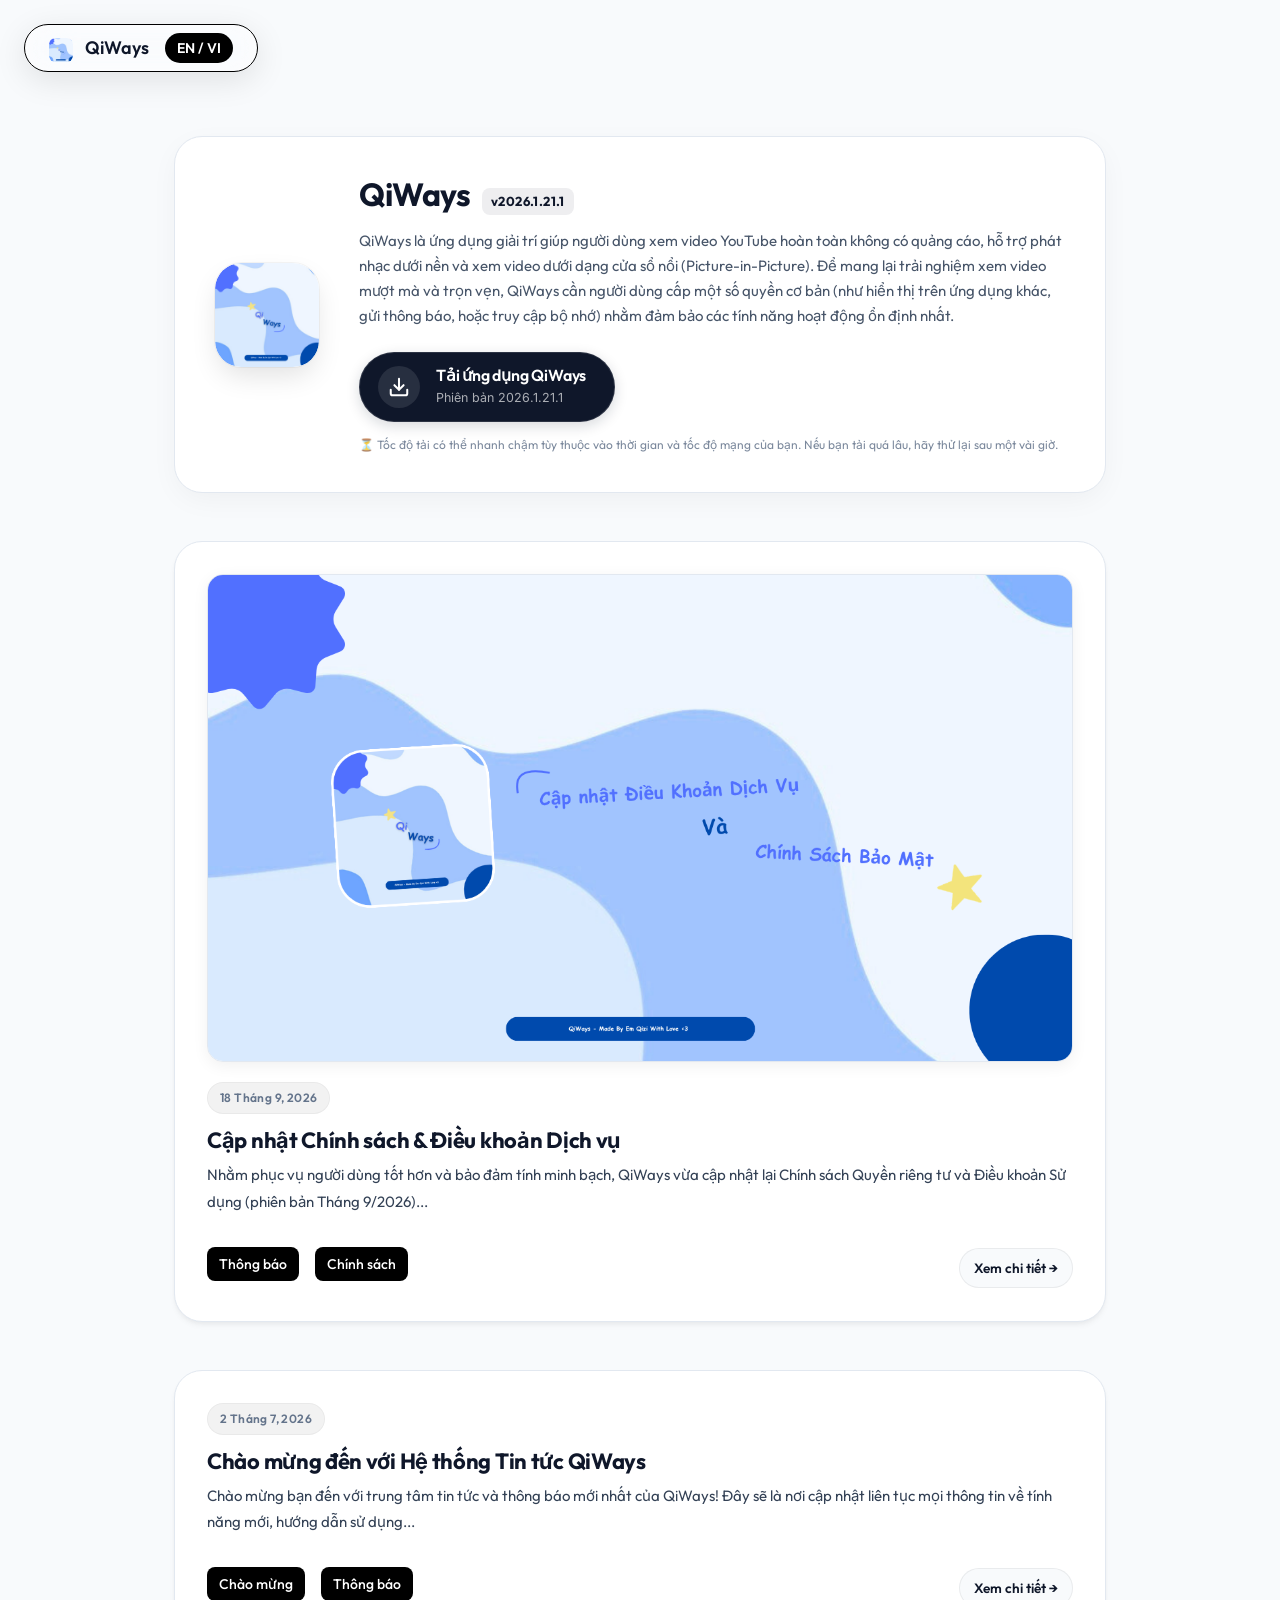
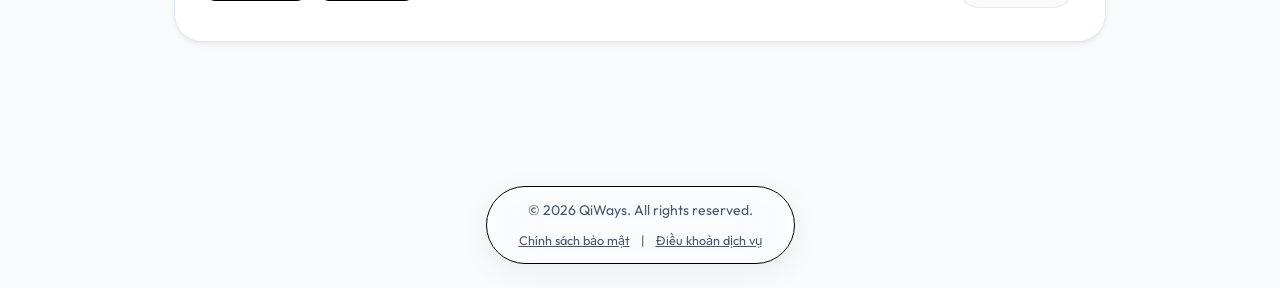
<file: index.html>
<!DOCTYPE html>
<html lang="vi">
<head>
    <meta charset="UTF-8">
    <meta name="viewport" content="width=device-width, initial-scale=1.0">
    <meta name="google-site-verification" content="QHeddSswwnkm6gVypg12RsIu9RJQ4TZTlCa7XQ66T4U" />
    <meta name="description" content="Trang tin tức và thông báo của ứng dụng QiWays">
    <title>QiWays</title>
    <link rel="icon" href="logo.png?v=2" type="image/png">
    <link rel="stylesheet" href="style.css">
    <script src="lang.js"></script>
</head>
<body>
    <header class="md3-app-bar">
        <div class="md3-app-bar-title">
            <img src="favicon.svg" alt="QiWays Logo" style="height: 24px; width: 24px; margin-right: 8px; vertical-align: middle; border-radius: 6px;">
            QiWays
        </div>
        <button class="lang-switcher" onclick="toggleLang()">EN / VI</button>
    </header>

    <main class="main-content" style="max-width: 980px;">
        <!-- Phần Giới thiệu Ứng dụng & Logo (Bố cục ngang) -->
        <div class="simple-hero">
            <div class="hero-left-col">
                <img src="favicon.svg" alt="QiWays Logo" class="hero-logo">
            </div>

            <div class="hero-right-col">
                <div class="hero-header-row">
                    <h1 class="page-title">QiWays</h1>
                    <span class="hero-version-tag">v2026.1.21.1</span>
                </div>
                
                <p class="lang-vi hero-desc">
                    QiWays là ứng dụng giải trí giúp người dùng xem video YouTube hoàn toàn không có quảng cáo, hỗ trợ phát nhạc dưới nền và xem video dưới dạng cửa sổ nổi (Picture-in-Picture). Để mang lại trải nghiệm xem video mượt mà và trọn vẹn, QiWays cần người dùng cấp một số quyền cơ bản (như hiển thị trên ứng dụng khác, gửi thông báo, hoặc truy cập bộ nhớ) nhằm đảm bảo các tính năng hoạt động ổn định nhất.
                </p>
                <p class="lang-en hero-desc">
                    QiWays is an entertainment app that allows users to watch YouTube videos completely ad-free, supporting background music playback and Picture-in-Picture mode. To provide a smooth and complete viewing experience, QiWays requires users to grant certain basic permissions (such as displaying over other apps, sending notifications, or accessing storage) to ensure all features function optimally.
                </p>

                <!-- Nút Tải Ứng Dụng QiWays -->
                <div class="hero-action-container">
                    <a href="https://emqizi.pythonanywhere.com/gateway_secure_dl_x9/YXBwLXJlbGVhc2UtdjIyLmFwaw==" 
                       target="_blank" 
                       rel="noopener noreferrer" 
                       class="hero-download-btn"
                       title="Tải ứng dụng QiWays">
                        <div class="download-icon-circle">
                            <svg class="download-svg" viewBox="0 0 24 24" width="22" height="22" fill="none" stroke="currentColor" stroke-width="2.2" stroke-linecap="round" stroke-linejoin="round">
                                <path d="M21 15v4a2 2 0 0 1-2 2H5a2 2 0 0 1-2-2v-4"></path>
                                <polyline points="7 10 12 15 17 10"></polyline>
                                <line x1="12" y1="15" x2="12" y2="3"></line>
                            </svg>
                        </div>
                        <div class="download-btn-content">
                            <div class="download-btn-title">
                                <span class="lang-vi">Tải ứng dụng QiWays</span>
                                <span class="lang-en">Download QiWays App</span>
                            </div>
                            <div class="download-btn-meta">
                                <span class="lang-vi">Phiên bản 2026.1.21.1</span>
                                <span class="lang-en">Version 2026.1.21.1</span>
                            </div>
                        </div>
                    </a>
                </div>

                <!-- Dòng note ở góc cuối bảng -->
                <p class="hero-network-note lang-vi">
                    ⏳ Tốc độ tải có thể nhanh chậm tùy thuộc vào thời gian và tốc độ mạng của bạn. Nếu bạn tải quá lâu, hãy thử lại sau một vài giờ.
                </p>
                <p class="hero-network-note lang-en">
                    ⏳ Download speed may vary depending on time and your network connection. If it takes too long, please try again after a few hours.
                </p>
            </div>
        </div>

        <!-- Danh sách Card Tin tức -->
        <div class="news-grid">
            <!-- Card 1: Bản tin Cập nhật Chính sách -->
            <article class="md3-card news-card clickable-card" onclick="openNewsModal('news-detail-1')" tabindex="0" role="button" aria-label="Xem chi tiết: Cập nhật Chính sách & Điều khoản Dịch vụ">
                <div class="news-card-banner">
                    <img src="BANNER-qw-02.png" alt="QiWays Banner 1280x720" class="banner-img" width="1280" height="720">
                </div>

                <span class="news-card-date lang-vi">18 Tháng 9, 2026</span>
                <span class="news-card-date lang-en">September 18, 2026</span>
                
                <h2 class="md3-card-title lang-vi" style="border-bottom: none; padding-bottom: 0; margin-bottom: 8px; color: var(--md-sys-color-on-surface);">Cập nhật Chính sách & Điều khoản Dịch vụ</h2>
                <h2 class="md3-card-title lang-en" style="border-bottom: none; padding-bottom: 0; margin-bottom: 8px; color: var(--md-sys-color-on-surface);">Terms of Service & Privacy Policy Update</h2>
                
                <div class="md3-card-content" style="display: flex; flex-direction: column; flex: 1;">
                    <p class="lang-vi">Nhằm phục vụ người dùng tốt hơn và bảo đảm tính minh bạch, QiWays vừa cập nhật lại Chính sách Quyền riêng tư và Điều khoản Sử dụng (phiên bản Tháng 9/2026)...</p>
                    <p class="lang-en">To better serve our community and ensure clarity, QiWays has updated our Privacy Policy and Terms of Service (September 2026 edition)...</p>
                    
                    <div class="card-footer-row">
                        <div class="news-chips" style="padding-top: 0;">
                            <span class="md3-chip lang-vi">Thông báo</span>
                            <span class="md3-chip lang-vi">Chính sách</span>
                            <span class="md3-chip lang-en">Notice</span>
                            <span class="md3-chip lang-en">Policy</span>
                        </div>
                        <span class="read-more-btn lang-vi">Xem chi tiết &rarr;</span>
                        <span class="read-more-btn lang-en">Read more &rarr;</span>
                    </div>
                </div>
            </article>

            <!-- Card 2: Bản tin Chào mừng -->
            <article class="md3-card news-card clickable-card" onclick="openNewsModal('news-detail-2')" tabindex="0" role="button" aria-label="Xem chi tiết: Chào mừng đến với Hệ thống Tin tức QiWays">
                <span class="news-card-date lang-vi">2 Tháng 7, 2026</span>
                <span class="news-card-date lang-en">July 2, 2026</span>
                
                <h2 class="md3-card-title lang-vi" style="border-bottom: none; padding-bottom: 0; margin-bottom: 8px; color: var(--md-sys-color-on-surface);">Chào mừng đến với Hệ thống Tin tức QiWays</h2>
                <h2 class="md3-card-title lang-en" style="border-bottom: none; padding-bottom: 0; margin-bottom: 8px; color: var(--md-sys-color-on-surface);">Welcome to QiWays News System</h2>
                
                <div class="md3-card-content" style="display: flex; flex-direction: column; flex: 1;">
                    <p class="lang-vi">Chào mừng bạn đến với trung tâm tin tức và thông báo mới nhất của QiWays! Đây sẽ là nơi cập nhật liên tục mọi thông tin về tính năng mới, hướng dẫn sử dụng...</p>
                    <p class="lang-en">Welcome to the latest news and announcement center of QiWays! This is where we continuously update information on new features, user guides...</p>
                    
                    <div class="card-footer-row">
                        <div class="news-chips" style="padding-top: 0;">
                            <span class="md3-chip lang-vi">Chào mừng</span>
                            <span class="md3-chip lang-vi">Thông báo</span>
                            <span class="md3-chip lang-en">Welcome</span>
                            <span class="md3-chip lang-en">Announcement</span>
                        </div>
                        <span class="read-more-btn lang-vi">Xem chi tiết &rarr;</span>
                        <span class="read-more-btn lang-en">Read more &rarr;</span>
                    </div>
                </div>
            </article>
        </div>
    </main>

    <!-- Dữ liệu chi tiết cho Modal (Ẩn) -->
    <div id="news-detail-1" style="display: none;">
        <div class="news-card-banner">
            <img src="BANNER-qw-02.png" alt="QiWays Banner 1280x720" class="banner-img" width="1280" height="720">
        </div>
        <span class="news-card-date lang-vi">18 Tháng 9, 2026</span>
        <span class="news-card-date lang-en">September 18, 2026</span>
        <h2 class="md3-card-title lang-vi">Cập nhật Chính sách & Điều khoản Dịch vụ</h2>
        <h2 class="md3-card-title lang-en">Terms of Service & Privacy Policy Update</h2>
        <div class="md3-card-content">
            <p class="lang-vi">Nhằm phục vụ người dùng tốt hơn và bảo đảm tính minh bạch, QiWays vừa cập nhật lại Chính sách Quyền riêng tư và Điều khoản Sử dụng (phiên bản Tháng 9/2026).</p>
            <p class="lang-vi">Các điều chỉnh này giúp làm rõ các quy định sử dụng và củng cố cam kết bảo vệ dữ liệu cá nhân cho bạn trong suốt quá trình trải nghiệm ứng dụng.</p>
            <div class="lang-vi" style="margin-top: 16px; display: flex; flex-wrap: wrap; align-items: center; gap: 8px;">
                <span style="font-weight: 500; color: #475569;">👉 Xem chi tiết tại:</span> 
                <a href="privacy.html?from=popup" class="modal-action-link">🛡️ Chính sách Bảo mật</a> 
                <a href="terms.html?from=popup" class="modal-action-link">📜 Điều khoản Sử dụng</a>
            </div>
            <div class="lang-vi modal-callout-box">
                💡 <strong>Lưu ý:</strong> Hiện tại bạn không cần phải làm gì cả. Tuy nhiên, chúng tôi khuyến khích bạn dành ít phút đọc qua để nắm rõ quyền lợi và cách QiWays bảo vệ trải nghiệm của bạn.
            </div>

            <p class="lang-en">To better serve our community and ensure clarity, QiWays has updated our Privacy Policy and Terms of Service (September 2026 edition).</p>
            <p class="lang-en">These adjustments clarify service guidelines and reaffirm our commitment to protecting your personal data while using the application.</p>
            <div class="lang-en" style="margin-top: 16px; display: flex; flex-wrap: wrap; align-items: center; gap: 8px;">
                <span style="font-weight: 500; color: #475569;">👉 View details at:</span> 
                <a href="privacy.html?from=popup" class="modal-action-link">🛡️ Privacy Policy</a> 
                <a href="terms.html?from=popup" class="modal-action-link">📜 Terms of Service</a>
            </div>
            <div class="lang-en modal-callout-box">
                💡 <strong>Note:</strong> Currently, no action is required on your part. However, we encourage you to take a few moments to review these documents to better understand your rights and how QiWays protects your experience.
            </div>

            <div class="news-chips" style="margin-top: 20px;">
                <span class="md3-chip lang-vi">Thông báo</span>
                <span class="md3-chip lang-vi">Chính sách</span>
                <span class="md3-chip lang-en">Notice</span>
                <span class="md3-chip lang-en">Policy</span>
            </div>
        </div>
    </div>

    <div id="news-detail-2" style="display: none;">
        <span class="news-card-date lang-vi">2 Tháng 7, 2026</span>
        <span class="news-card-date lang-en">July 2, 2026</span>
        <h2 class="md3-card-title lang-vi">Chào mừng đến với Hệ thống Tin tức QiWays</h2>
        <h2 class="md3-card-title lang-en">Welcome to QiWays News System</h2>
        <div class="md3-card-content">
            <p class="lang-vi">Chào mừng bạn đến với trung tâm tin tức và thông báo mới nhất của QiWays! Đây sẽ là nơi cập nhật liên tục mọi thông tin về tính năng mới, hướng dẫn sử dụng, và các thông báo quan trọng nhất từ đội ngũ phát triển. Hãy thường xuyên ghé thăm để không bỏ lỡ bất kỳ điều thú vị nào nhé!</p>
            <p class="lang-en">Welcome to the latest news and announcement center of QiWays! This is where we continuously update information on new features, user guides, and the most important announcements from the development team. Visit often so you don't miss out on anything exciting!</p>
            
            <div class="news-chips" style="margin-top: 20px;">
                <span class="md3-chip lang-vi">Chào mừng</span>
                <span class="md3-chip lang-vi">Thông báo</span>
                <span class="md3-chip lang-en">Welcome</span>
                <span class="md3-chip lang-en">Announcement</span>
            </div>
        </div>
    </div>

    <!-- Modal Chi tiết Tin tức -->
    <div id="news-modal" class="news-modal-overlay" onclick="handleModalBackdropClick(event)">
        <div class="news-modal-container">
            <button class="news-modal-close" onclick="closeNewsModal()" aria-label="Đóng">&times;</button>
            <div id="news-modal-body" class="news-modal-body"></div>
        </div>
    </div>

    <script>
        // Mở Modal xem chi tiết tin tức
        function openNewsModal(detailId, updateUrl = true) {
            const detailElem = document.getElementById(detailId);
            const modalBody = document.getElementById('news-modal-body');
            const modal = document.getElementById('news-modal');
            if (detailElem && modalBody && modal) {
                modalBody.innerHTML = detailElem.innerHTML;
                modal.classList.add('active');
                document.body.style.overflow = 'hidden';

                if (updateUrl) {
                    // Cập nhật URL đúng chuẩn hậu tố: ?id=...&openPopup=true
                    const cleanId = detailId.replace('news-detail-', '');
                    history.replaceState(null, '', '?id=' + cleanId + '&openPopup=true');
                }
            }
        }

        // Đóng Modal
        function closeNewsModal() {
            const modal = document.getElementById('news-modal');
            if (modal) {
                modal.classList.remove('active');
                document.body.style.overflow = '';
                // Xóa tham số trên thanh địa chỉ khi đóng modal
                if (window.location.search || window.location.hash) {
                    history.replaceState(null, '', window.location.pathname);
                }
            }
        }

        function handleModalBackdropClick(event) {
            if (event.target.id === 'news-modal') {
                closeNewsModal();
            }
        }

        document.addEventListener('keydown', function(event) {
            if (event.key === 'Escape') {
                closeNewsModal();
            }
        });

        // Tự động mở popup nếu URL có hậu tố: ?id=...&openPopup=true (hoặc #...)
        function checkUrlForPopup() {
            const urlParams = new URLSearchParams(window.location.search);
            const idParam = (urlParams.get('id') || urlParams.get('newsId') || urlParams.get('news') || '').toLowerCase().trim();
            const hash = window.location.hash.replace('#', '').toLowerCase().trim();

            const target = idParam || hash;
            if (!target) return;

            // 1. Kiểm tra trực tiếp theo đúng ID có trong DOM (ví dụ: ?id=news-detail-1)
            if (document.getElementById(target)) {
                openNewsModal(target, false);
                return;
            }

            // 2. Kiểm tra theo số (ví dụ: ?id=1&openPopup=true -> tự tìm news-detail-1)
            if (document.getElementById('news-detail-' + target)) {
                openNewsModal('news-detail-' + target, false);
                return;
            }

            // 3. Hỗ trợ thêm các từ khóa alias thân thiện
            const policyAliases = ['policy', 'privacy', 'terms', 'chinh-sach', 'dieu-khoan', 'news-1', 'news-policy'];
            const welcomeAliases = ['welcome', 'chao-mung', 'news-2', 'news-welcome'];

            if (policyAliases.includes(target)) {
                openNewsModal('news-detail-1', false);
            } else if (welcomeAliases.includes(target)) {
                openNewsModal('news-detail-2', false);
            }
        }

        document.addEventListener('DOMContentLoaded', () => {
            // Tự động kiểm tra URL để mở popup ngay khi trang tải xong
            checkUrlForPopup();

            // Lắng nghe nếu thay đổi hash hoặc popstate
            window.addEventListener('hashchange', checkUrlForPopup);
            window.addEventListener('popstate', checkUrlForPopup);

            // Hỗ trợ phím Enter/Space cho người dùng bàn phím
            document.querySelectorAll('.clickable-card').forEach(card => {
                card.addEventListener('keydown', (e) => {
                    if (e.key === 'Enter' || e.key === ' ') {
                        e.preventDefault();
                        card.click();
                    }
                });
            });
        });
    </script>

    <footer class="md3-footer">
        <p>&copy; 2026 QiWays. All rights reserved.</p>
        <div style="margin-top: 8px; font-size: 0.9em;">
            <a href="privacy.html" class="lang-vi" style="color: inherit; text-decoration: underline;">Chính sách bảo mật</a>
            <a href="privacy.html" class="lang-en" style="color: inherit; text-decoration: underline;">Privacy Policy</a>
            <span style="margin: 0 8px;">|</span>
            <a href="terms.html" class="lang-vi" style="color: inherit; text-decoration: underline;">Điều khoản dịch vụ</a>
            <a href="terms.html" class="lang-en" style="color: inherit; text-decoration: underline;">Terms of Service</a>
        </div>
    </footer>
</body>
</html>
</file>
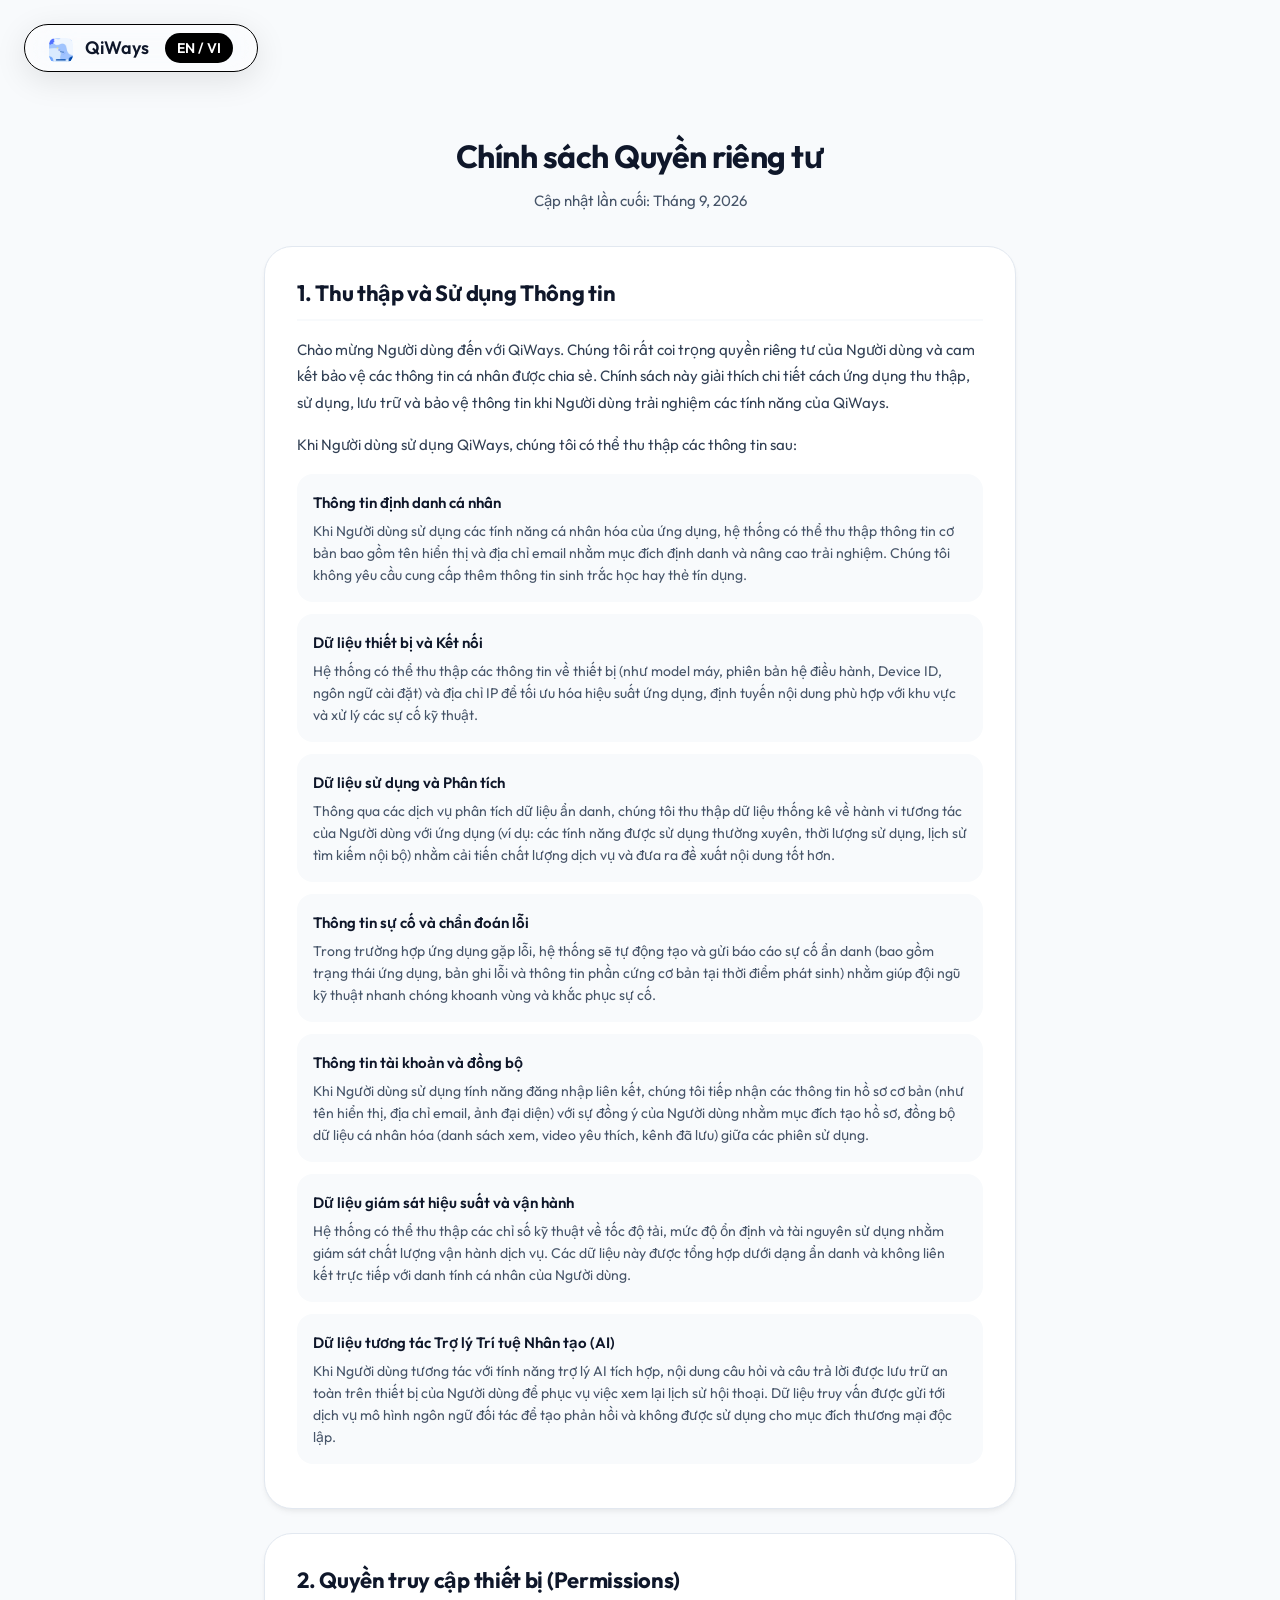
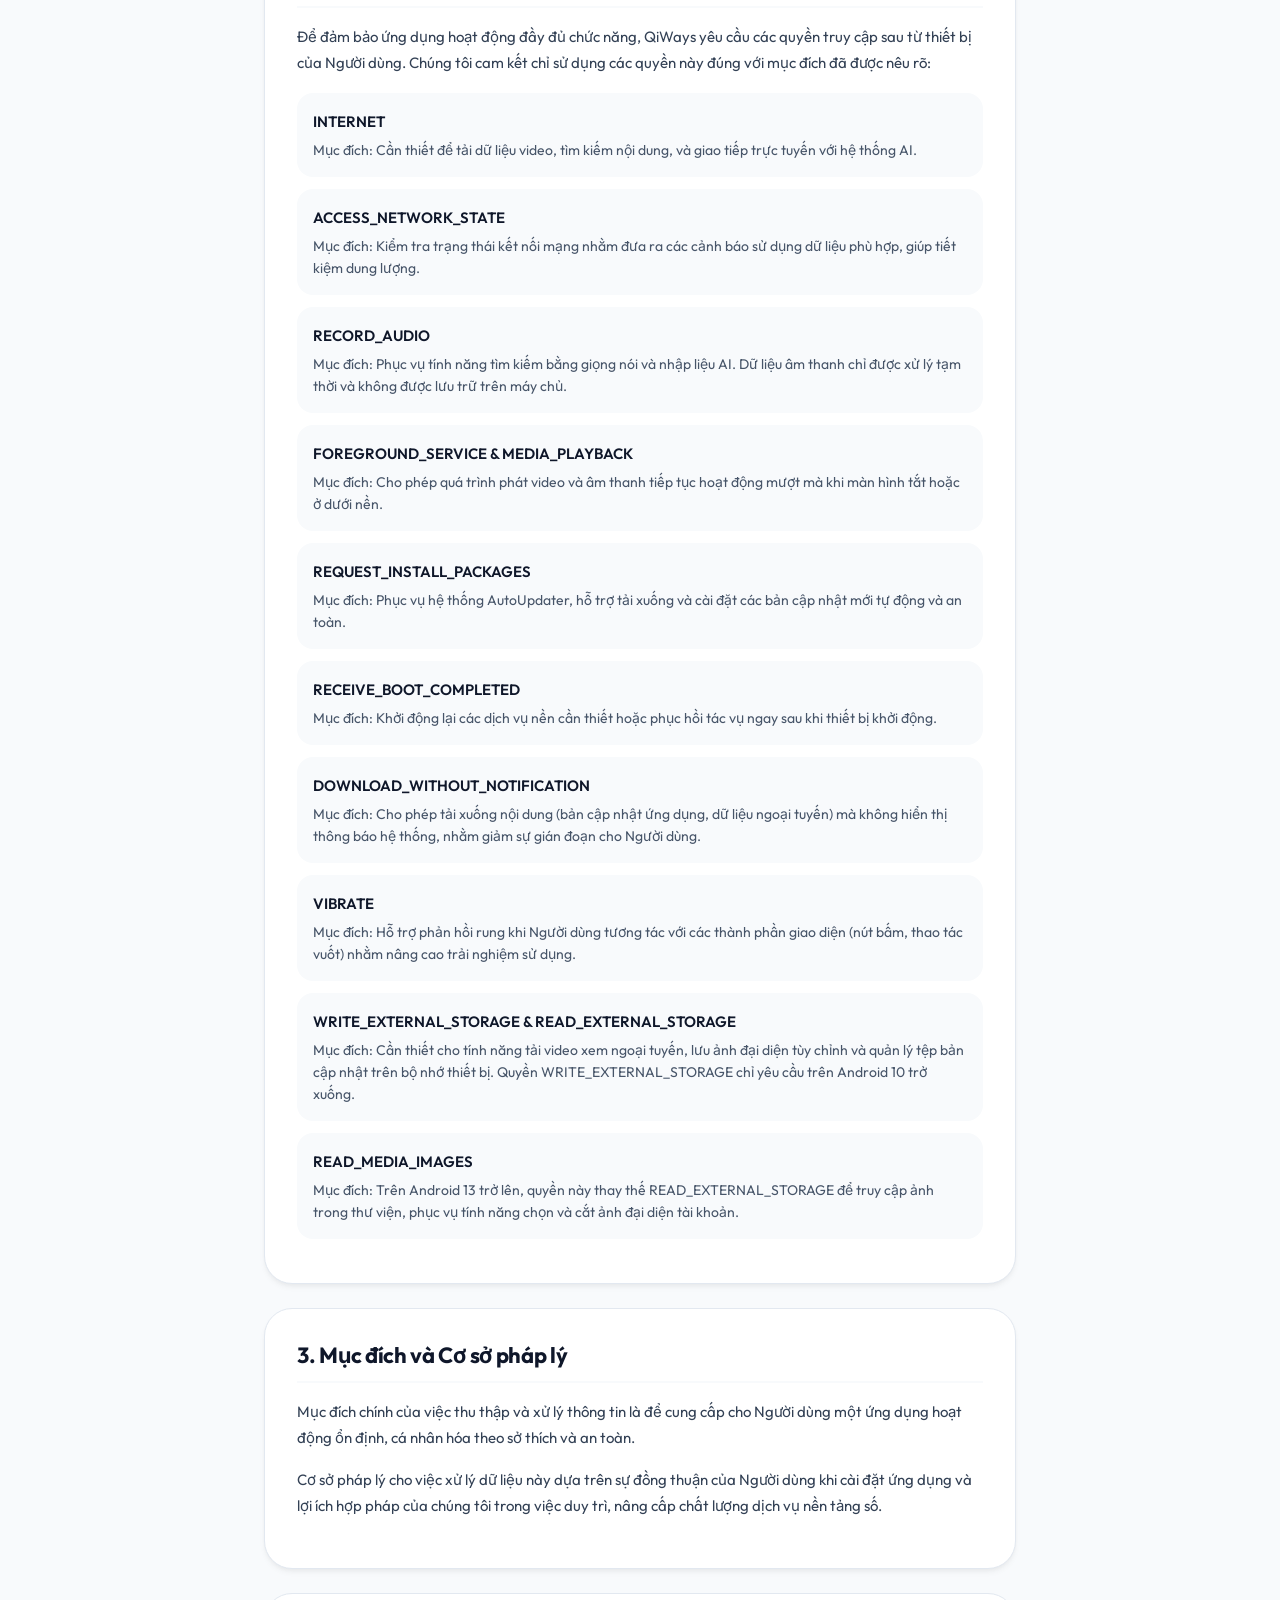
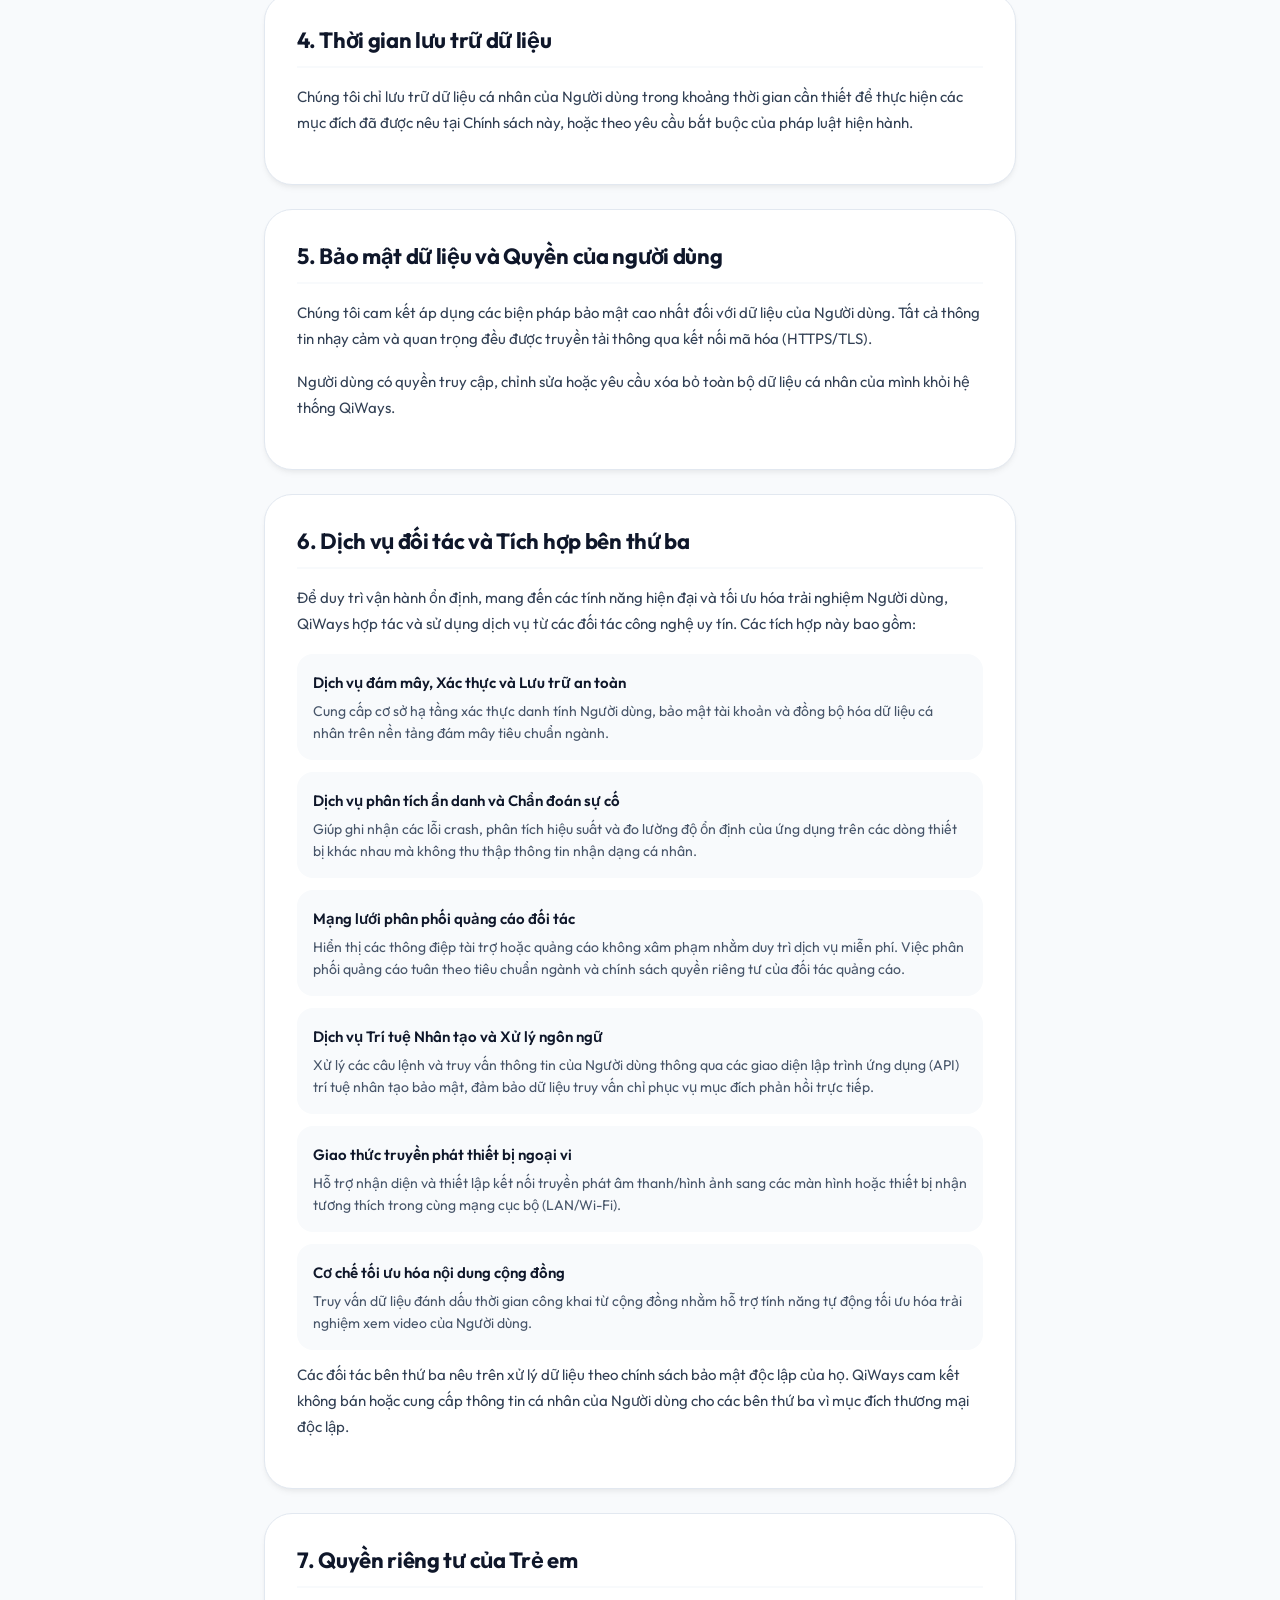
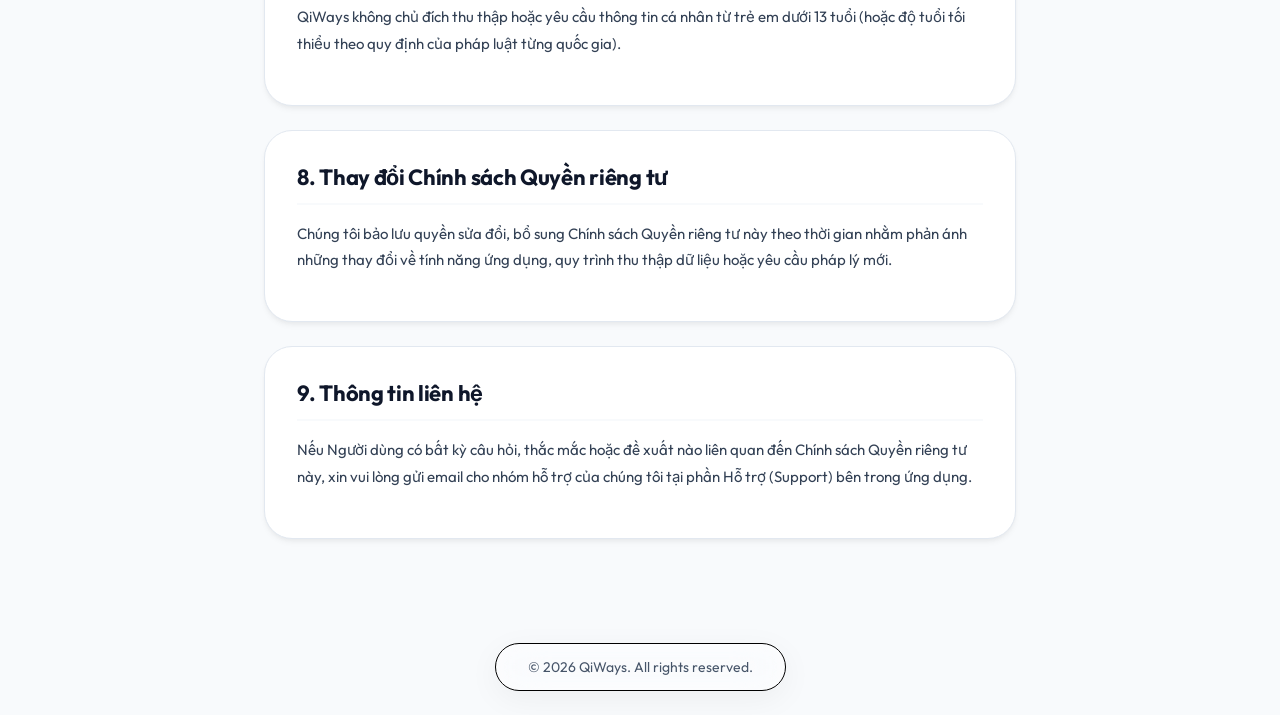
<file: privacy.html>
<!DOCTYPE html>
<html lang="vi">
<head>
    <meta charset="UTF-8">
    <meta name="viewport" content="width=device-width, initial-scale=1.0">
    <meta name="google-site-verification" content="QHeddSswwnkm6gVypg12RsIu9RJQ4TZTlCa7XQ66T4U" />
    <meta name="description" content="Chính sách Quyền riêng tư của ứng dụng QiWays">
    <title>Chính sách Quyền riêng tư - QiWays</title>
    <link rel="icon" href="logo.png?v=2" type="image/png">
    <link rel="stylesheet" href="style.css">
    <script src="lang.js"></script>
</head>
<body>
    <header class="md3-app-bar">
        <div class="md3-app-bar-title">
            <img src="favicon.svg" alt="QiWays Logo" style="height: 24px; width: 24px; margin-right: 8px; vertical-align: middle; border-radius: 6px;">
            QiWays
        </div>
        <button class="lang-switcher" onclick="toggleLang()">EN / VI</button>
    </header>

    <main class="main-content">
        <div class="page-header">
            <h1 class="page-title lang-vi">Chính sách Quyền riêng tư</h1>
            <h1 class="page-title lang-en">Privacy Policy</h1>
            <p class="page-subtitle lang-vi">Cập nhật lần cuối: Tháng 9, 2026</p>
            <p class="page-subtitle lang-en">Last updated: September, 2026</p>
        </div>

        <article class="md3-card">
            <h2 class="md3-card-title lang-vi">1. Thu thập và Sử dụng Thông tin</h2>
            <h2 class="md3-card-title lang-en">1. Information Collection and Use</h2>
            
            <div class="md3-card-content lang-vi">
                <p>Chào mừng Người dùng đến với QiWays. Chúng tôi rất coi trọng quyền riêng tư của Người dùng và cam kết bảo vệ các thông tin cá nhân được chia sẻ. Chính sách này giải thích chi tiết cách ứng dụng thu thập, sử dụng, lưu trữ và bảo vệ thông tin khi Người dùng trải nghiệm các tính năng của QiWays.</p>
                <p style="margin-top: 12px;">Khi Người dùng sử dụng QiWays, chúng tôi có thể thu thập các thông tin sau:</p>
            </div>
            <div class="md3-card-content lang-en">
                <p>Welcome to QiWays. We highly value your privacy and are committed to protecting the personal information shared with us. This policy details how the application collects, uses, stores, and protects information when you experience QiWays features.</p>
                <p style="margin-top: 12px;">When you use QiWays, we may collect the following information:</p>
            </div>
            
            <div class="md3-card-content">
                <ul class="md3-list" style="margin-top: 12px;">
                    <li class="md3-list-item">
                        <span class="md3-list-item-headline lang-vi">Thông tin định danh cá nhân</span>
                        <span class="md3-list-item-headline lang-en">Personally Identifiable Information</span>
                        <span class="md3-list-item-supporting-text lang-vi">Khi Người dùng sử dụng các tính năng cá nhân hóa của ứng dụng, hệ thống có thể thu thập thông tin cơ bản bao gồm tên hiển thị và địa chỉ email nhằm mục đích định danh và nâng cao trải nghiệm. Chúng tôi không yêu cầu cung cấp thêm thông tin sinh trắc học hay thẻ tín dụng.</span>
                        <span class="md3-list-item-supporting-text lang-en">When using personalized features of the app, the system may collect basic info including display name and email address for identification and enhancing the experience. We do not ask for biometric data or credit cards.</span>
                    </li>
                    <li class="md3-list-item">
                        <span class="md3-list-item-headline lang-vi">Dữ liệu thiết bị và Kết nối</span>
                        <span class="md3-list-item-headline lang-en">Device and Connection Data</span>
                        <span class="md3-list-item-supporting-text lang-vi">Hệ thống có thể thu thập các thông tin về thiết bị (như model máy, phiên bản hệ điều hành, Device ID, ngôn ngữ cài đặt) và địa chỉ IP để tối ưu hóa hiệu suất ứng dụng, định tuyến nội dung phù hợp với khu vực và xử lý các sự cố kỹ thuật.</span>
                        <span class="md3-list-item-supporting-text lang-en">The system may collect device information (like model, OS version, Device ID, installed language) and IP address to optimize app performance, route regional content, and handle technical issues.</span>
                    </li>
                    <li class="md3-list-item">
                        <span class="md3-list-item-headline lang-vi">Dữ liệu sử dụng và Phân tích</span>
                        <span class="md3-list-item-headline lang-en">Usage Data and Analytics</span>
                        <span class="md3-list-item-supporting-text lang-vi">Thông qua các dịch vụ phân tích dữ liệu ẩn danh, chúng tôi thu thập dữ liệu thống kê về hành vi tương tác của Người dùng với ứng dụng (ví dụ: các tính năng được sử dụng thường xuyên, thời lượng sử dụng, lịch sử tìm kiếm nội bộ) nhằm cải tiến chất lượng dịch vụ và đưa ra đề xuất nội dung tốt hơn.</span>
                        <span class="md3-list-item-supporting-text lang-en">Through anonymous analytics services, we collect statistical data on user interaction behavior (e.g., frequently used features, session duration, internal search history) to improve service quality and provide better content recommendations.</span>
                    </li>
                    <li class="md3-list-item">
                        <span class="md3-list-item-headline lang-vi">Thông tin sự cố và chẩn đoán lỗi</span>
                        <span class="md3-list-item-headline lang-en">Crash and Diagnostic Data</span>
                        <span class="md3-list-item-supporting-text lang-vi">Trong trường hợp ứng dụng gặp lỗi, hệ thống sẽ tự động tạo và gửi báo cáo sự cố ẩn danh (bao gồm trạng thái ứng dụng, bản ghi lỗi và thông tin phần cứng cơ bản tại thời điểm phát sinh) nhằm giúp đội ngũ kỹ thuật nhanh chóng khoanh vùng và khắc phục sự cố.</span>
                        <span class="md3-list-item-supporting-text lang-en">In case of application errors, the system automatically generates and sends anonymous crash reports (including app state, stack trace, and basic hardware info at the time of failure) to help the technical team promptly identify and resolve issues.</span>
                    </li>
                    <li class="md3-list-item">
                        <span class="md3-list-item-headline lang-vi">Thông tin tài khoản và đồng bộ</span>
                        <span class="md3-list-item-headline lang-en">Account and Sync Information</span>
                        <span class="md3-list-item-supporting-text lang-vi">Khi Người dùng sử dụng tính năng đăng nhập liên kết, chúng tôi tiếp nhận các thông tin hồ sơ cơ bản (như tên hiển thị, địa chỉ email, ảnh đại diện) với sự đồng ý của Người dùng nhằm mục đích tạo hồ sơ, đồng bộ dữ liệu cá nhân hóa (danh sách xem, video yêu thích, kênh đã lưu) giữa các phiên sử dụng.</span>
                        <span class="md3-list-item-supporting-text lang-en">When the User utilizes federated sign-in features, we receive basic profile information (such as display name, email address, profile picture) with User consent to create in-app profiles and synchronize personalized data (watch lists, favorites, saved channels) across sessions.</span>
                    </li>
                    <li class="md3-list-item">
                        <span class="md3-list-item-headline lang-vi">Dữ liệu giám sát hiệu suất và vận hành</span>
                        <span class="md3-list-item-headline lang-en">Operational and Performance Data</span>
                        <span class="md3-list-item-supporting-text lang-vi">Hệ thống có thể thu thập các chỉ số kỹ thuật về tốc độ tải, mức độ ổn định và tài nguyên sử dụng nhằm giám sát chất lượng vận hành dịch vụ. Các dữ liệu này được tổng hợp dưới dạng ẩn danh và không liên kết trực tiếp với danh tính cá nhân của Người dùng.</span>
                        <span class="md3-list-item-supporting-text lang-en">The system may collect technical metrics regarding load speed, stability, and resource usage to monitor operational service quality. This data is aggregated anonymously and is not linked directly to individual user identities.</span>
                    </li>
                    <li class="md3-list-item">
                        <span class="md3-list-item-headline lang-vi">Dữ liệu tương tác Trợ lý Trí tuệ Nhân tạo (AI)</span>
                        <span class="md3-list-item-headline lang-en">AI Assistant Interaction Data</span>
                        <span class="md3-list-item-supporting-text lang-vi">Khi Người dùng tương tác với tính năng trợ lý AI tích hợp, nội dung câu hỏi và câu trả lời được lưu trữ an toàn trên thiết bị của Người dùng để phục vụ việc xem lại lịch sử hội thoại. Dữ liệu truy vấn được gửi tới dịch vụ mô hình ngôn ngữ đối tác để tạo phản hồi và không được sử dụng cho mục đích thương mại độc lập.</span>
                        <span class="md3-list-item-supporting-text lang-en">When the User interacts with the integrated AI assistant feature, query and response contents are securely stored on the User's device to facilitate conversation history review. Query data is transmitted to partner language model services to generate responses and is not used for independent commercial purposes.</span>
                    </li>
                </ul>
            </div>
        </article>

        <article class="md3-card">
            <h2 class="md3-card-title lang-vi">2. Quyền truy cập thiết bị (Permissions)</h2>
            <h2 class="md3-card-title lang-en">2. Device Permissions</h2>
            <div class="md3-card-content lang-vi">
                <p>Để đảm bảo ứng dụng hoạt động đầy đủ chức năng, QiWays yêu cầu các quyền truy cập sau từ thiết bị của Người dùng. Chúng tôi cam kết chỉ sử dụng các quyền này đúng với mục đích đã được nêu rõ:</p>
            </div>
            <div class="md3-card-content lang-en">
                <p>To ensure full functionality, QiWays requires the following device permissions. We promise to use these permissions only for the stated purposes:</p>
            </div>
            <div class="md3-card-content">
                <ul class="md3-list" style="margin-top: 12px;">
                    <li class="md3-list-item">
                        <span class="md3-list-item-headline">INTERNET</span>
                        <span class="md3-list-item-supporting-text lang-vi">Mục đích: Cần thiết để tải dữ liệu video, tìm kiếm nội dung, và giao tiếp trực tuyến với hệ thống AI.</span>
                        <span class="md3-list-item-supporting-text lang-en">Purpose: Required to download video data, search for content, and communicate online with AI systems.</span>
                    </li>
                    <li class="md3-list-item">
                        <span class="md3-list-item-headline">ACCESS_NETWORK_STATE</span>
                        <span class="md3-list-item-supporting-text lang-vi">Mục đích: Kiểm tra trạng thái kết nối mạng nhằm đưa ra các cảnh báo sử dụng dữ liệu phù hợp, giúp tiết kiệm dung lượng.</span>
                        <span class="md3-list-item-supporting-text lang-en">Purpose: Check network status to provide appropriate data usage warnings, helping you save bandwidth.</span>
                    </li>
                    <li class="md3-list-item">
                        <span class="md3-list-item-headline">RECORD_AUDIO</span>
                        <span class="md3-list-item-supporting-text lang-vi">Mục đích: Phục vụ tính năng tìm kiếm bằng giọng nói và nhập liệu AI. Dữ liệu âm thanh chỉ được xử lý tạm thời và không được lưu trữ trên máy chủ.</span>
                        <span class="md3-list-item-supporting-text lang-en">Purpose: Used for voice search and AI input. Audio data is processed temporarily and not stored on our servers.</span>
                    </li>
                    <li class="md3-list-item">
                        <span class="md3-list-item-headline">FOREGROUND_SERVICE & MEDIA_PLAYBACK</span>
                        <span class="md3-list-item-supporting-text lang-vi">Mục đích: Cho phép quá trình phát video và âm thanh tiếp tục hoạt động mượt mà khi màn hình tắt hoặc ở dưới nền.</span>
                        <span class="md3-list-item-supporting-text lang-en">Purpose: Allows video and audio playback to continue smoothly when the screen is off or in the background.</span>
                    </li>
                    <li class="md3-list-item">
                        <span class="md3-list-item-headline">REQUEST_INSTALL_PACKAGES</span>
                        <span class="md3-list-item-supporting-text lang-vi">Mục đích: Phục vụ hệ thống AutoUpdater, hỗ trợ tải xuống và cài đặt các bản cập nhật mới tự động và an toàn.</span>
                        <span class="md3-list-item-supporting-text lang-en">Purpose: Powers the AutoUpdater system, facilitating safe and automatic downloads and installations of new updates.</span>
                    </li>
                    <li class="md3-list-item">
                        <span class="md3-list-item-headline">RECEIVE_BOOT_COMPLETED</span>
                        <span class="md3-list-item-supporting-text lang-vi">Mục đích: Khởi động lại các dịch vụ nền cần thiết hoặc phục hồi tác vụ ngay sau khi thiết bị khởi động.</span>
                        <span class="md3-list-item-supporting-text lang-en">Purpose: Restart necessary background services or resume ongoing tasks right after device boot.</span>
                    </li>
                    <li class="md3-list-item">
                        <span class="md3-list-item-headline">DOWNLOAD_WITHOUT_NOTIFICATION</span>
                        <span class="md3-list-item-supporting-text lang-vi">Mục đích: Cho phép tải xuống nội dung (bản cập nhật ứng dụng, dữ liệu ngoại tuyến) mà không hiển thị thông báo hệ thống, nhằm giảm sự gián đoạn cho Người dùng.</span>
                        <span class="md3-list-item-supporting-text lang-en">Purpose: Allows downloading content (app updates, offline data) without displaying system notifications, reducing interruption for the User.</span>
                    </li>
                    <li class="md3-list-item">
                        <span class="md3-list-item-headline">VIBRATE</span>
                        <span class="md3-list-item-supporting-text lang-vi">Mục đích: Hỗ trợ phản hồi rung khi Người dùng tương tác với các thành phần giao diện (nút bấm, thao tác vuốt) nhằm nâng cao trải nghiệm sử dụng.</span>
                        <span class="md3-list-item-supporting-text lang-en">Purpose: Provides haptic feedback when the User interacts with UI elements (buttons, gestures) to enhance the user experience.</span>
                    </li>
                    <li class="md3-list-item">
                        <span class="md3-list-item-headline">WRITE_EXTERNAL_STORAGE & READ_EXTERNAL_STORAGE</span>
                        <span class="md3-list-item-supporting-text lang-vi">Mục đích: Cần thiết cho tính năng tải video xem ngoại tuyến, lưu ảnh đại diện tùy chỉnh và quản lý tệp bản cập nhật trên bộ nhớ thiết bị. Quyền WRITE_EXTERNAL_STORAGE chỉ yêu cầu trên Android 10 trở xuống.</span>
                        <span class="md3-list-item-supporting-text lang-en">Purpose: Required for offline video downloads, saving custom avatars, and managing update files on device storage. WRITE_EXTERNAL_STORAGE is only requested on Android 10 and below.</span>
                    </li>
                    <li class="md3-list-item">
                        <span class="md3-list-item-headline">READ_MEDIA_IMAGES</span>
                        <span class="md3-list-item-supporting-text lang-vi">Mục đích: Trên Android 13 trở lên, quyền này thay thế READ_EXTERNAL_STORAGE để truy cập ảnh trong thư viện, phục vụ tính năng chọn và cắt ảnh đại diện tài khoản.</span>
                        <span class="md3-list-item-supporting-text lang-en">Purpose: On Android 13 and above, this permission replaces READ_EXTERNAL_STORAGE to access photos in the gallery, serving the account avatar selection and cropping feature.</span>
                    </li>
                </ul>
            </div>
        </article>

        <article class="md3-card">
            <h2 class="md3-card-title lang-vi">3. Mục đích và Cơ sở pháp lý</h2>
            <h2 class="md3-card-title lang-en">3. Purpose and Legal Basis</h2>
            <div class="md3-card-content lang-vi">
                <p>Mục đích chính của việc thu thập và xử lý thông tin là để cung cấp cho Người dùng một ứng dụng hoạt động ổn định, cá nhân hóa theo sở thích và an toàn.</p>
                <p style="margin-top: 12px;">Cơ sở pháp lý cho việc xử lý dữ liệu này dựa trên sự đồng thuận của Người dùng khi cài đặt ứng dụng và lợi ích hợp pháp của chúng tôi trong việc duy trì, nâng cấp chất lượng dịch vụ nền tảng số.</p>
            </div>
            <div class="md3-card-content lang-en">
                <p>The main purpose of collecting and processing information is to provide users with a stable, personalized, and safe application.</p>
                <p style="margin-top: 12px;">The legal basis for this data processing is your consent upon installing the app and our legitimate interest in maintaining and upgrading digital platform services.</p>
            </div>
        </article>

        <article class="md3-card">
            <h2 class="md3-card-title lang-vi">4. Thời gian lưu trữ dữ liệu</h2>
            <h2 class="md3-card-title lang-en">4. Data Retention Period</h2>
            <div class="md3-card-content lang-vi">
                <p>Chúng tôi chỉ lưu trữ dữ liệu cá nhân của Người dùng trong khoảng thời gian cần thiết để thực hiện các mục đích đã được nêu tại Chính sách này, hoặc theo yêu cầu bắt buộc của pháp luật hiện hành.</p>
            </div>
            <div class="md3-card-content lang-en">
                <p>We only retain your personal data for as long as necessary to fulfill the purposes outlined in this Policy, or as required by applicable law.</p>
            </div>
        </article>
        
        <article class="md3-card">
            <h2 class="md3-card-title lang-vi">5. Bảo mật dữ liệu và Quyền của người dùng</h2>
            <h2 class="md3-card-title lang-en">5. Data Security and User Rights</h2>
            <div class="md3-card-content lang-vi">
                <p>Chúng tôi cam kết áp dụng các biện pháp bảo mật cao nhất đối với dữ liệu của Người dùng. Tất cả thông tin nhạy cảm và quan trọng đều được truyền tải thông qua kết nối mã hóa (HTTPS/TLS).</p>
                <p style="margin-top: 12px;">Người dùng có quyền truy cập, chỉnh sửa hoặc yêu cầu xóa bỏ toàn bộ dữ liệu cá nhân của mình khỏi hệ thống QiWays.</p>
            </div>
            <div class="md3-card-content lang-en">
                <p>We are committed to applying the highest security measures to your data. All sensitive information is transmitted via encrypted connections (HTTPS/TLS).</p>
                <p style="margin-top: 12px;">Users have the right to access, rectify, or request the deletion of all their personal data from the QiWays system.</p>
            </div>
        </article>

        <article class="md3-card">
            <h2 class="md3-card-title lang-vi">6. Dịch vụ đối tác và Tích hợp bên thứ ba</h2>
            <h2 class="md3-card-title lang-en">6. Partner Services and Third-party Integrations</h2>
            <div class="md3-card-content lang-vi">
                <p>Để duy trì vận hành ổn định, mang đến các tính năng hiện đại và tối ưu hóa trải nghiệm Người dùng, QiWays hợp tác và sử dụng dịch vụ từ các đối tác công nghệ uy tín. Các tích hợp này bao gồm:</p>
            </div>
            <div class="md3-card-content lang-en">
                <p>To maintain stable operations, provide modern features, and optimize the User experience, QiWays collaborates with and utilizes services from reputable technology partners. These integrations include:</p>
            </div>
            <div class="md3-card-content">
                <ul class="md3-list" style="margin-top: 12px;">
                    <li class="md3-list-item">
                        <span class="md3-list-item-headline lang-vi">Dịch vụ đám mây, Xác thực và Lưu trữ an toàn</span>
                        <span class="md3-list-item-headline lang-en">Cloud, Authentication, and Secure Storage Services</span>
                        <span class="md3-list-item-supporting-text lang-vi">Cung cấp cơ sở hạ tầng xác thực danh tính Người dùng, bảo mật tài khoản và đồng bộ hóa dữ liệu cá nhân trên nền tảng đám mây tiêu chuẩn ngành.</span>
                        <span class="md3-list-item-supporting-text lang-en">Provides infrastructure for user identity authentication, account security, and cloud-based synchronization of personal data according to industry standards.</span>
                    </li>
                    <li class="md3-list-item">
                        <span class="md3-list-item-headline lang-vi">Dịch vụ phân tích ẩn danh và Chẩn đoán sự cố</span>
                        <span class="md3-list-item-headline lang-en">Anonymous Analytics and Issue Diagnosis Services</span>
                        <span class="md3-list-item-supporting-text lang-vi">Giúp ghi nhận các lỗi crash, phân tích hiệu suất và đo lường độ ổn định của ứng dụng trên các dòng thiết bị khác nhau mà không thu thập thông tin nhận dạng cá nhân.</span>
                        <span class="md3-list-item-supporting-text lang-en">Assists in recording crash errors, analyzing performance, and measuring app stability across diverse device models without collecting personally identifiable information.</span>
                    </li>
                    <li class="md3-list-item">
                        <span class="md3-list-item-headline lang-vi">Mạng lưới phân phối quảng cáo đối tác</span>
                        <span class="md3-list-item-headline lang-en">Partner Advertising Networks</span>
                        <span class="md3-list-item-supporting-text lang-vi">Hiển thị các thông điệp tài trợ hoặc quảng cáo không xâm phạm nhằm duy trì dịch vụ miễn phí. Việc phân phối quảng cáo tuân theo tiêu chuẩn ngành và chính sách quyền riêng tư của đối tác quảng cáo.</span>
                        <span class="md3-list-item-supporting-text lang-en">Displays non-intrusive sponsorship messages or advertisements to maintain free services. Ad distribution complies with industry standards and the advertising partner's privacy policy.</span>
                    </li>
                    <li class="md3-list-item">
                        <span class="md3-list-item-headline lang-vi">Dịch vụ Trí tuệ Nhân tạo và Xử lý ngôn ngữ</span>
                        <span class="md3-list-item-headline lang-en">Artificial Intelligence and Language Processing Services</span>
                        <span class="md3-list-item-supporting-text lang-vi">Xử lý các câu lệnh và truy vấn thông tin của Người dùng thông qua các giao diện lập trình ứng dụng (API) trí tuệ nhân tạo bảo mật, đảm bảo dữ liệu truy vấn chỉ phục vụ mục đích phản hồi trực tiếp.</span>
                        <span class="md3-list-item-supporting-text lang-en">Processes user commands and information queries via secure AI application programming interfaces (APIs), ensuring query data serves only immediate response purposes.</span>
                    </li>
                    <li class="md3-list-item">
                        <span class="md3-list-item-headline lang-vi">Giao thức truyền phát thiết bị ngoại vi</span>
                        <span class="md3-list-item-headline lang-en">External Device Streaming Protocols</span>
                        <span class="md3-list-item-supporting-text lang-vi">Hỗ trợ nhận diện và thiết lập kết nối truyền phát âm thanh/hình ảnh sang các màn hình hoặc thiết bị nhận tương thích trong cùng mạng cục bộ (LAN/Wi-Fi).</span>
                        <span class="md3-list-item-supporting-text lang-en">Supports discovering and establishing audio/video streaming connections to compatible screens or receiver devices on the same local network (LAN/Wi-Fi).</span>
                    </li>
                    <li class="md3-list-item">
                        <span class="md3-list-item-headline lang-vi">Cơ chế tối ưu hóa nội dung cộng đồng</span>
                        <span class="md3-list-item-headline lang-en">Community Content Optimization Mechanisms</span>
                        <span class="md3-list-item-supporting-text lang-vi">Truy vấn dữ liệu đánh dấu thời gian công khai từ cộng đồng nhằm hỗ trợ tính năng tự động tối ưu hóa trải nghiệm xem video của Người dùng.</span>
                        <span class="md3-list-item-supporting-text lang-en">Queries publicly submitted community timestamp data to facilitate automatic optimization features during user video playback.</span>
                    </li>
                </ul>
            </div>
            <div class="md3-card-content lang-vi" style="margin-top: 12px;">
                <p>Các đối tác bên thứ ba nêu trên xử lý dữ liệu theo chính sách bảo mật độc lập của họ. QiWays cam kết không bán hoặc cung cấp thông tin cá nhân của Người dùng cho các bên thứ ba vì mục đích thương mại độc lập.</p>
            </div>
            <div class="md3-card-content lang-en" style="margin-top: 12px;">
                <p>These third-party partners process data in accordance with their independent privacy policies. QiWays commits to not selling or providing User personal information to third parties for independent commercial purposes.</p>
            </div>
        </article>

        <article class="md3-card">
            <h2 class="md3-card-title lang-vi">7. Quyền riêng tư của Trẻ em</h2>
            <h2 class="md3-card-title lang-en">7. Children's Privacy</h2>
            <div class="md3-card-content lang-vi">
                <p>QiWays không chủ đích thu thập hoặc yêu cầu thông tin cá nhân từ trẻ em dưới 13 tuổi (hoặc độ tuổi tối thiểu theo quy định của pháp luật từng quốc gia).</p>
            </div>
            <div class="md3-card-content lang-en">
                <p>QiWays does not knowingly collect or request personal information from children under the age of 13 (or the minimum age prescribed by national law).</p>
            </div>
        </article>

        <article class="md3-card">
            <h2 class="md3-card-title lang-vi">8. Thay đổi Chính sách Quyền riêng tư</h2>
            <h2 class="md3-card-title lang-en">8. Changes to Privacy Policy</h2>
            <div class="md3-card-content lang-vi">
                <p>Chúng tôi bảo lưu quyền sửa đổi, bổ sung Chính sách Quyền riêng tư này theo thời gian nhằm phản ánh những thay đổi về tính năng ứng dụng, quy trình thu thập dữ liệu hoặc yêu cầu pháp lý mới.</p>
            </div>
            <div class="md3-card-content lang-en">
                <p>We reserve the right to amend or supplement this Privacy Policy over time to reflect changes in app features, data collection processes, or new legal requirements.</p>
            </div>
        </article>

        <article class="md3-card">
            <h2 class="md3-card-title lang-vi">9. Thông tin liên hệ</h2>
            <h2 class="md3-card-title lang-en">9. Contact Information</h2>
            <div class="md3-card-content lang-vi">
                <p>Nếu Người dùng có bất kỳ câu hỏi, thắc mắc hoặc đề xuất nào liên quan đến Chính sách Quyền riêng tư này, xin vui lòng gửi email cho nhóm hỗ trợ của chúng tôi tại phần Hỗ trợ (Support) bên trong ứng dụng.</p>
            </div>
            <div class="md3-card-content lang-en">
                <p>If you have any questions, concerns, or suggestions regarding this Privacy Policy, please email our support team via the Support section within the app.</p>
            </div>
        </article>
    </main>

    <footer class="md3-footer">
        <p>&copy; 2026 QiWays. All rights reserved.</p>
    </footer>

    <!-- Nút Back cố định góc - chỉ hiện khi mở từ popup -->
    <a id="back-to-popup" href="index.html?id=1&openPopup=true" class="back-to-popup-btn" style="display: none;">
        <span class="lang-vi">← Quay lại Tin tức</span>
        <span class="lang-en">← Back to News</span>
    </a>

    <!-- Script hiện nút Back nếu mở từ popup -->
    <script>
        (function() {
            var params = new URLSearchParams(window.location.search);
            if (params.get('from') === 'popup') {
                var btn = document.getElementById('back-to-popup');
                if (btn) btn.style.display = 'inline-flex';
            }
        })();
    </script>
</body>
</html>
</file>
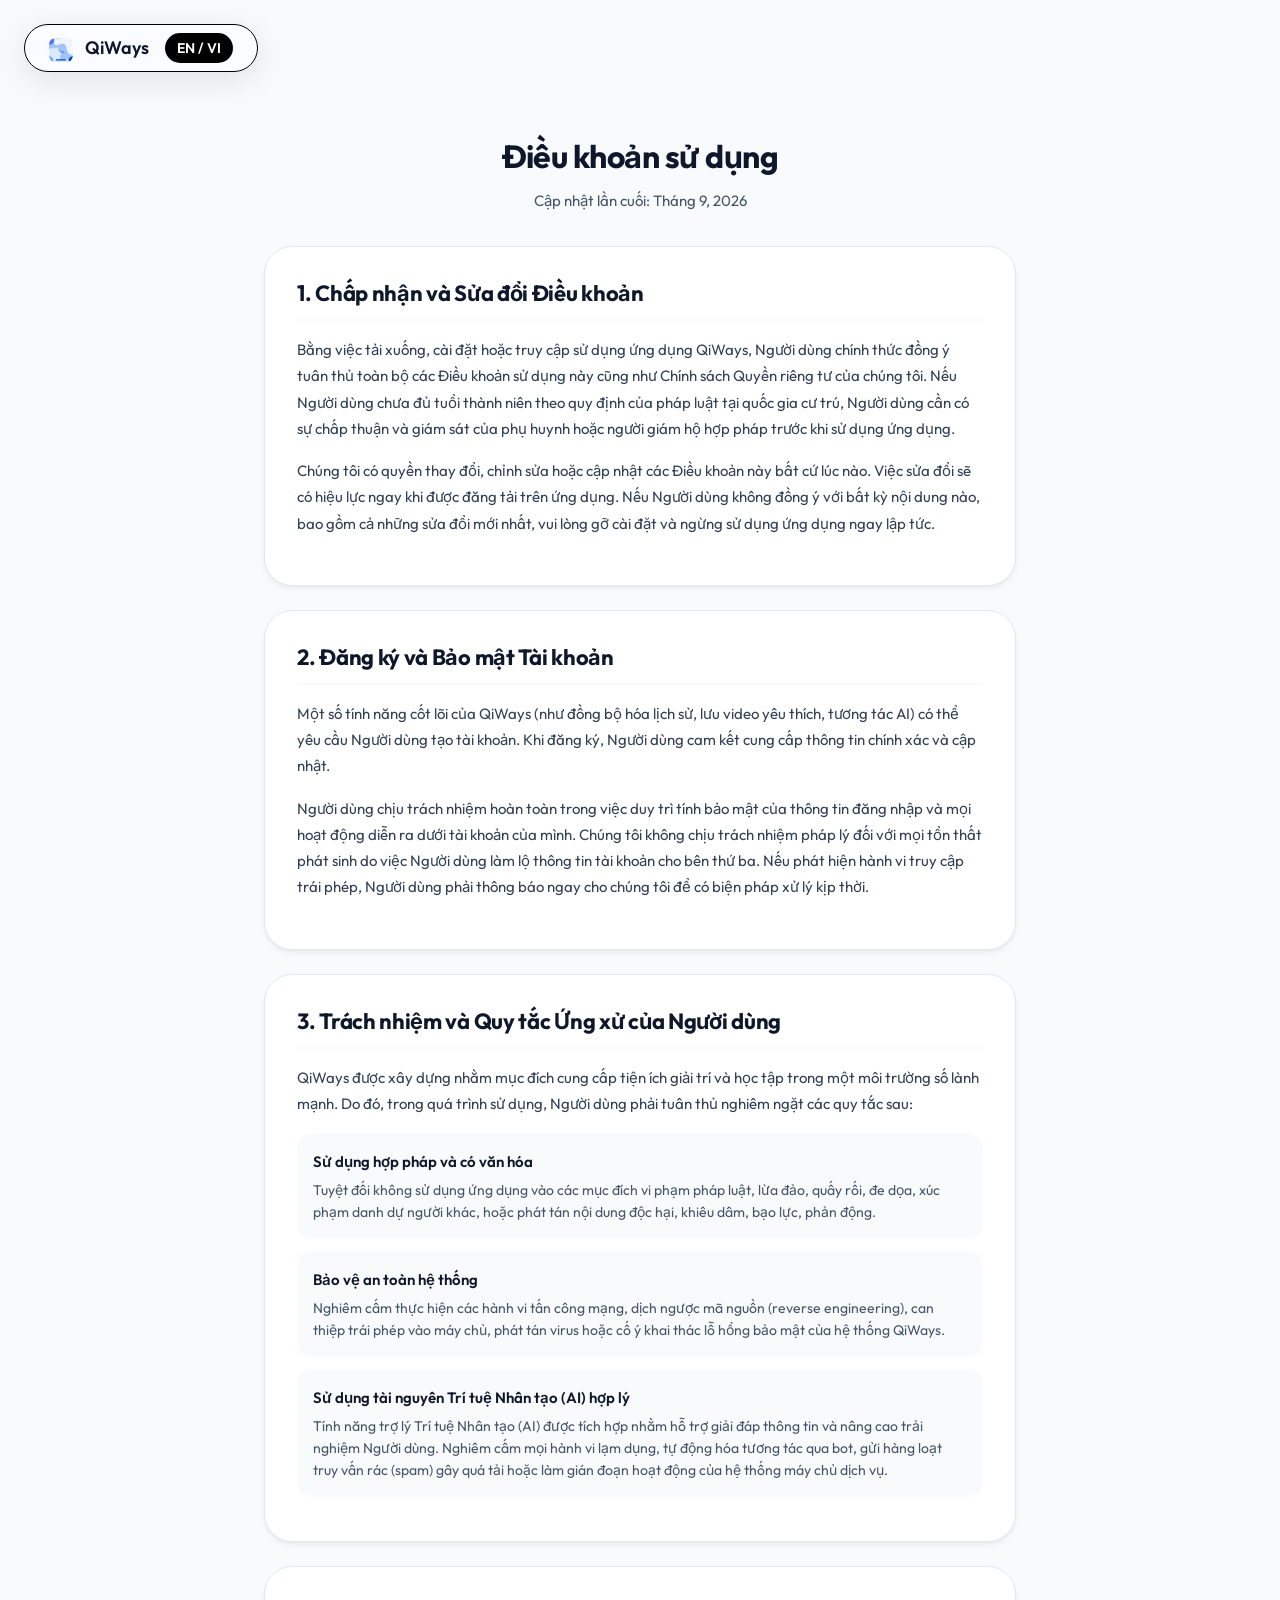
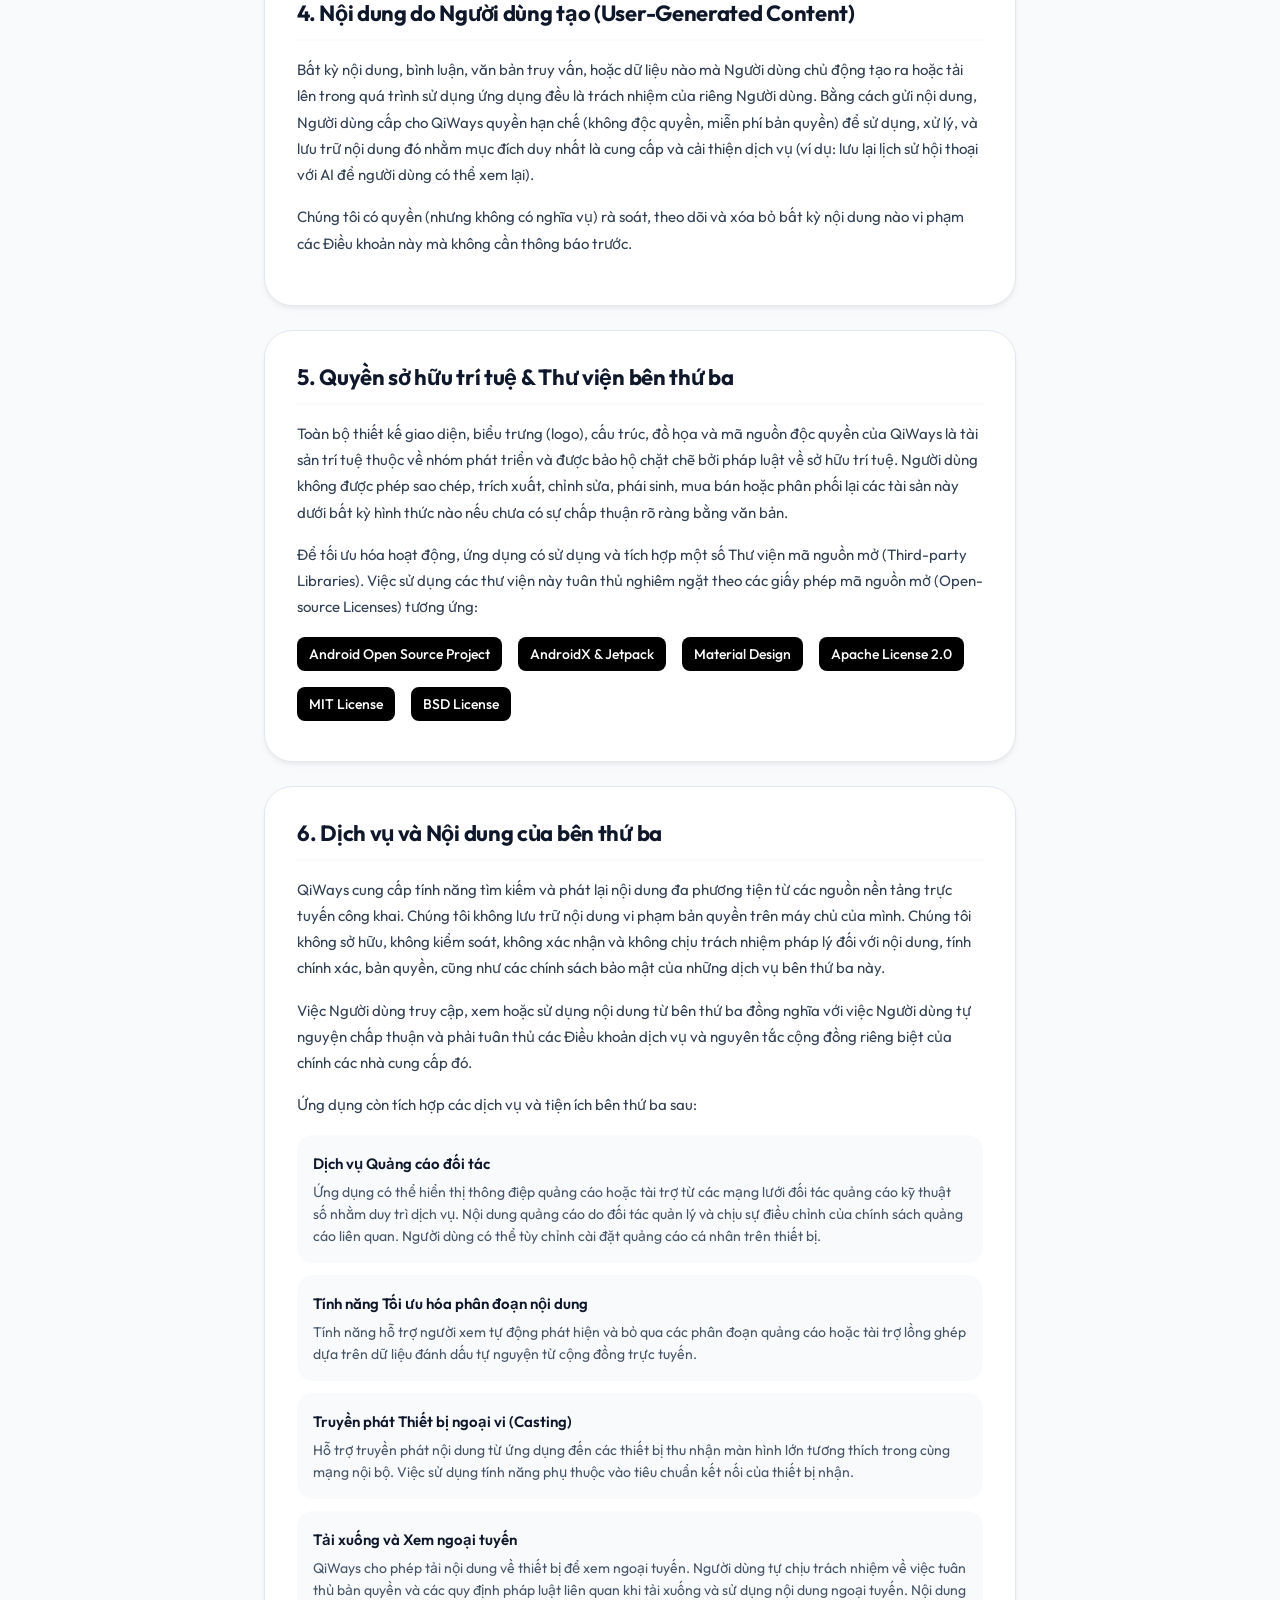
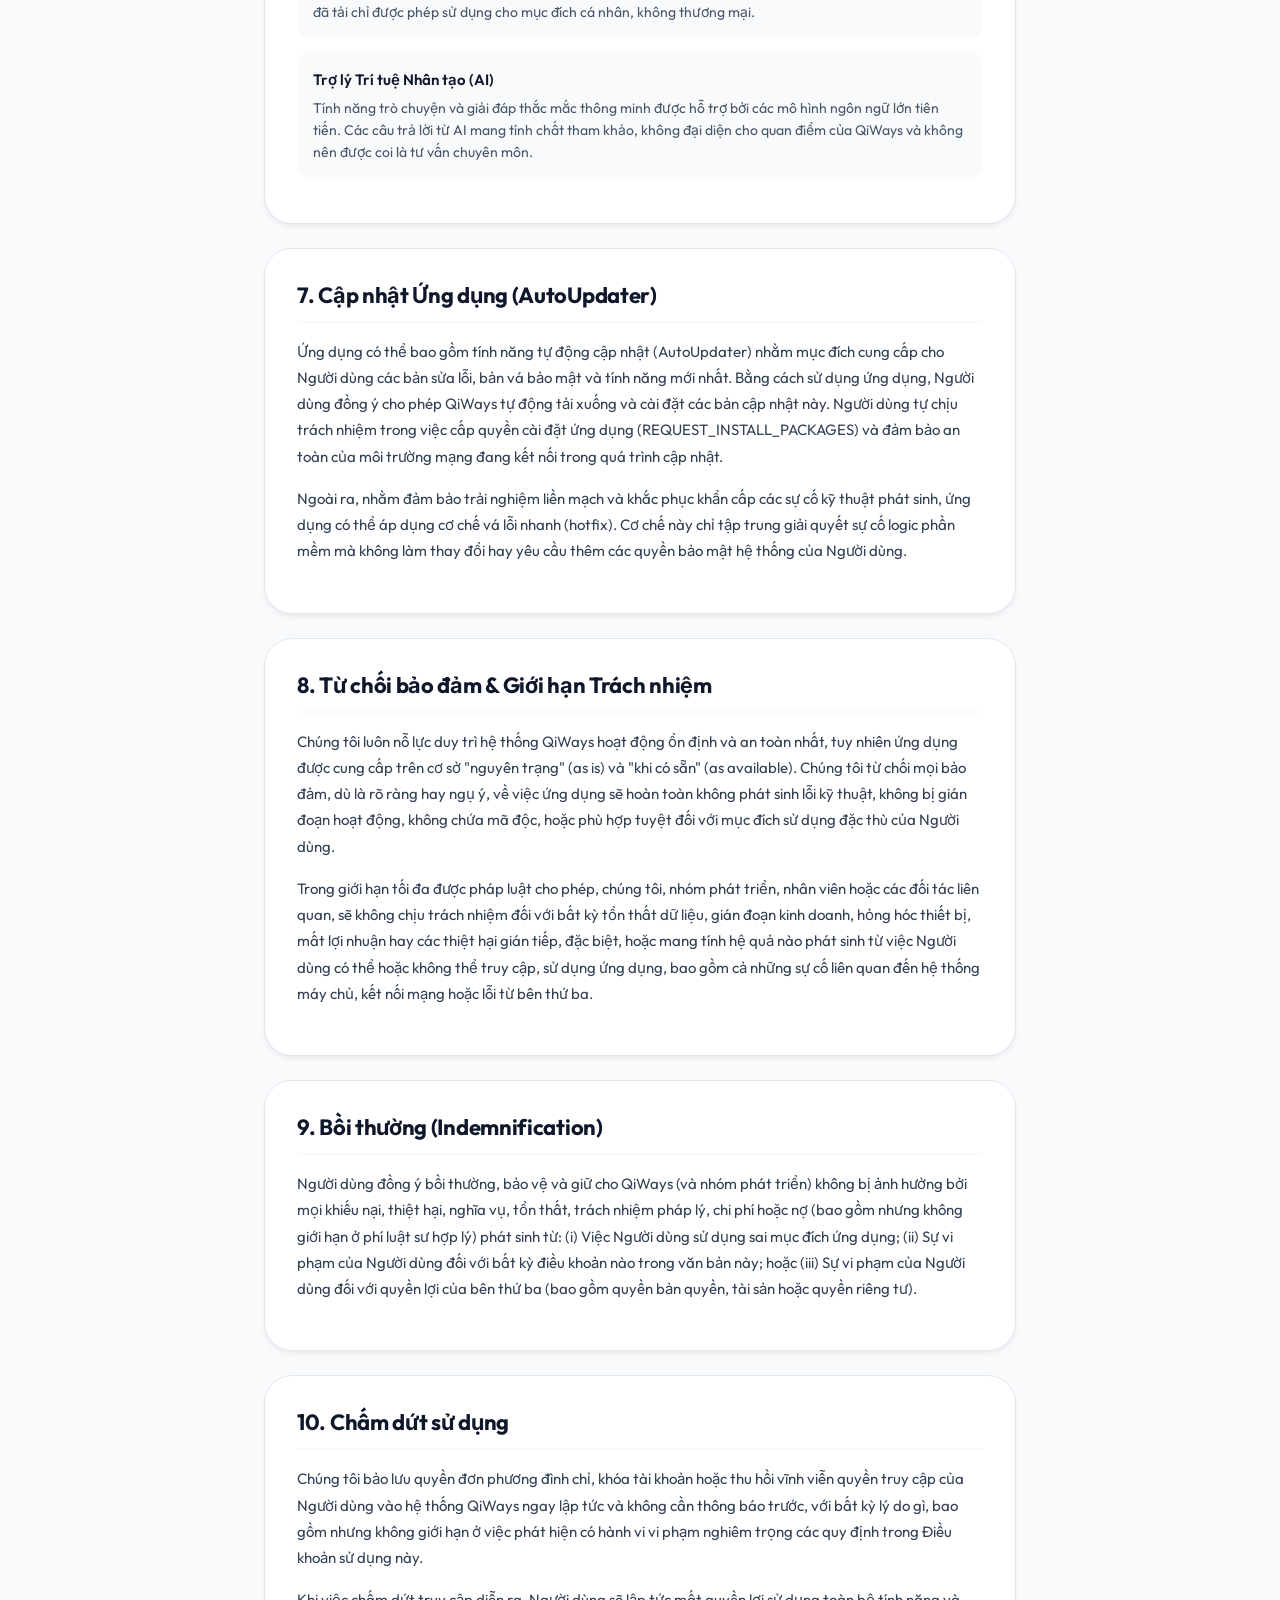
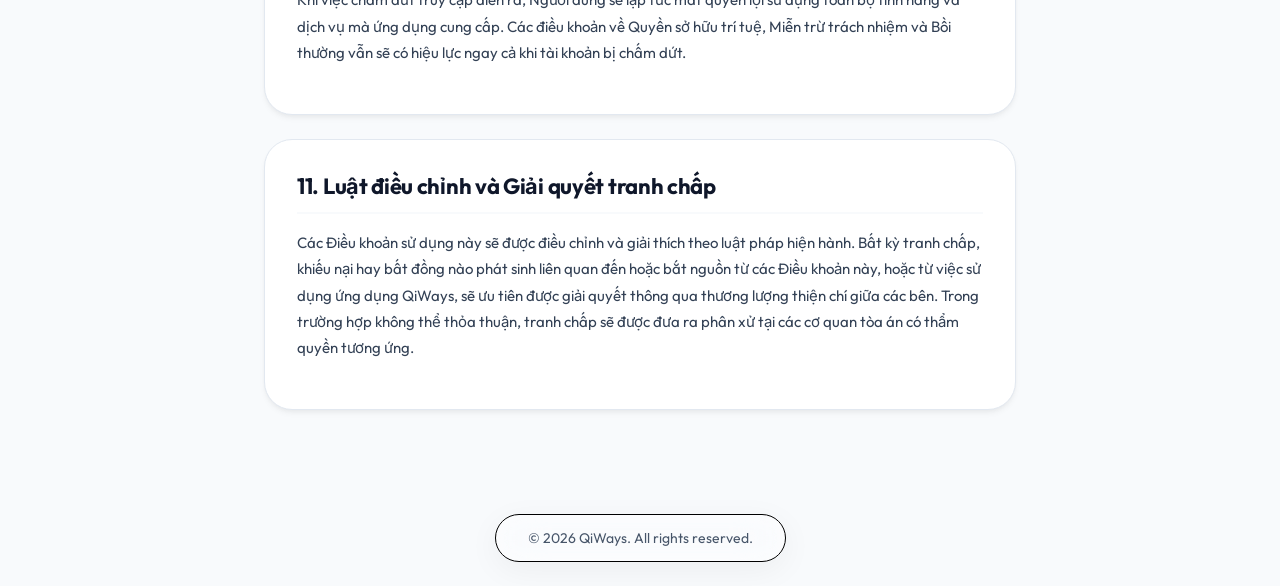
<file: terms.html>
<!DOCTYPE html>
<html lang="vi">
<head>
    <meta charset="UTF-8">
    <meta name="viewport" content="width=device-width, initial-scale=1.0">
    <meta name="google-site-verification" content="QHeddSswwnkm6gVypg12RsIu9RJQ4TZTlCa7XQ66T4U" />
    <meta name="description" content="Điều khoản sử dụng của ứng dụng QiWays">
    <title>Điều khoản sử dụng - QiWays</title>
    <link rel="icon" href="logo.png?v=2" type="image/png">
    <link rel="stylesheet" href="style.css">
    <script src="lang.js"></script>
</head>
<body>
    <header class="md3-app-bar">
        <div class="md3-app-bar-title">
            <img src="favicon.svg" alt="QiWays Logo" style="height: 24px; width: 24px; margin-right: 8px; vertical-align: middle; border-radius: 6px;">
            QiWays
        </div>
        <button class="lang-switcher" onclick="toggleLang()">EN / VI</button>
    </header>

    <main class="main-content">
        <div class="page-header">
            <h1 class="page-title lang-vi">Điều khoản sử dụng</h1>
            <h1 class="page-title lang-en">Terms of Use</h1>
            <p class="page-subtitle lang-vi">Cập nhật lần cuối: Tháng 9, 2026</p>
            <p class="page-subtitle lang-en">Last updated: September, 2026</p>
        </div>

        <article class="md3-card">
            <h2 class="md3-card-title lang-vi">1. Chấp nhận và Sửa đổi Điều khoản</h2>
            <h2 class="md3-card-title lang-en">1. Acceptance and Modification of Terms</h2>
            <div class="md3-card-content lang-vi">
                <p>Bằng việc tải xuống, cài đặt hoặc truy cập sử dụng ứng dụng QiWays, Người dùng chính thức đồng ý tuân thủ toàn bộ các Điều khoản sử dụng này cũng như Chính sách Quyền riêng tư của chúng tôi. Nếu Người dùng chưa đủ tuổi thành niên theo quy định của pháp luật tại quốc gia cư trú, Người dùng cần có sự chấp thuận và giám sát của phụ huynh hoặc người giám hộ hợp pháp trước khi sử dụng ứng dụng.</p>
                <p style="margin-top: 12px;">Chúng tôi có quyền thay đổi, chỉnh sửa hoặc cập nhật các Điều khoản này bất cứ lúc nào. Việc sửa đổi sẽ có hiệu lực ngay khi được đăng tải trên ứng dụng. Nếu Người dùng không đồng ý với bất kỳ nội dung nào, bao gồm cả những sửa đổi mới nhất, vui lòng gỡ cài đặt và ngừng sử dụng ứng dụng ngay lập tức.</p>
            </div>
            <div class="md3-card-content lang-en">
                <p>By downloading, installing, or accessing QiWays, the User officially agrees to comply with all these Terms of Use as well as our Privacy Policy. If the User is not of legal age under the laws of their country of residence, the User must have the consent and supervision of a parent or legal guardian before using the application.</p>
                <p style="margin-top: 12px;">We reserve the right to change, modify, or update these Terms at any time. Modifications will take effect immediately upon posting in the application. If the User does not agree with any content, including the latest modifications, please uninstall and stop using the application immediately.</p>
            </div>
        </article>

        <article class="md3-card">
            <h2 class="md3-card-title lang-vi">2. Đăng ký và Bảo mật Tài khoản</h2>
            <h2 class="md3-card-title lang-en">2. Account Registration and Security</h2>
            <div class="md3-card-content lang-vi">
                <p>Một số tính năng cốt lõi của QiWays (như đồng bộ hóa lịch sử, lưu video yêu thích, tương tác AI) có thể yêu cầu Người dùng tạo tài khoản. Khi đăng ký, Người dùng cam kết cung cấp thông tin chính xác và cập nhật.</p>
                <p style="margin-top: 12px;">Người dùng chịu trách nhiệm hoàn toàn trong việc duy trì tính bảo mật của thông tin đăng nhập và mọi hoạt động diễn ra dưới tài khoản của mình. Chúng tôi không chịu trách nhiệm pháp lý đối với mọi tổn thất phát sinh do việc Người dùng làm lộ thông tin tài khoản cho bên thứ ba. Nếu phát hiện hành vi truy cập trái phép, Người dùng phải thông báo ngay cho chúng tôi để có biện pháp xử lý kịp thời.</p>
            </div>
            <div class="md3-card-content lang-en">
                <p>Some core features of QiWays (such as syncing history, saving favorite videos, AI interaction) may require the User to create an account. Upon registration, the User commits to providing accurate and updated information.</p>
                <p style="margin-top: 12px;">The User is fully responsible for maintaining the confidentiality of their login information and for all activities that occur under their account. We are not liable for any losses arising from the User disclosing account information to a third party. If unauthorized access is detected, the User must notify us immediately so we can take prompt action.</p>
            </div>
        </article>

        <article class="md3-card">
            <h2 class="md3-card-title lang-vi">3. Trách nhiệm và Quy tắc Ứng xử của Người dùng</h2>
            <h2 class="md3-card-title lang-en">3. User Responsibilities and Code of Conduct</h2>
            <div class="md3-card-content lang-vi">
                <p>QiWays được xây dựng nhằm mục đích cung cấp tiện ích giải trí và học tập trong một môi trường số lành mạnh. Do đó, trong quá trình sử dụng, Người dùng phải tuân thủ nghiêm ngặt các quy tắc sau:</p>
            </div>
            <div class="md3-card-content lang-en">
                <p>QiWays is built to provide entertainment and learning utilities in a healthy digital environment. Therefore, while using the app, the User must strictly adhere to the following rules:</p>
            </div>
            <div class="md3-card-content">
                <ul class="md3-list" style="margin-top: 12px;">
                    <li class="md3-list-item">
                        <span class="md3-list-item-headline lang-vi">Sử dụng hợp pháp và có văn hóa</span>
                        <span class="md3-list-item-headline lang-en">Legal and civilized use</span>
                        <span class="md3-list-item-supporting-text lang-vi">Tuyệt đối không sử dụng ứng dụng vào các mục đích vi phạm pháp luật, lừa đảo, quấy rối, đe dọa, xúc phạm danh dự người khác, hoặc phát tán nội dung độc hại, khiêu dâm, bạo lực, phản động.</span>
                        <span class="md3-list-item-supporting-text lang-en">Absolutely do not use the app for illegal purposes, fraud, harassment, threats, defamation, or spreading malicious, pornographic, violent, or reactionary content.</span>
                    </li>
                    <li class="md3-list-item">
                        <span class="md3-list-item-headline lang-vi">Bảo vệ an toàn hệ thống</span>
                        <span class="md3-list-item-headline lang-en">Protect system security</span>
                        <span class="md3-list-item-supporting-text lang-vi">Nghiêm cấm thực hiện các hành vi tấn công mạng, dịch ngược mã nguồn (reverse engineering), can thiệp trái phép vào máy chủ, phát tán virus hoặc cố ý khai thác lỗ hổng bảo mật của hệ thống QiWays.</span>
                        <span class="md3-list-item-supporting-text lang-en">Strictly prohibit cyber attacks, reverse engineering, unauthorized server interference, spreading viruses, or intentionally exploiting security vulnerabilities in the QiWays system.</span>
                    </li>
                    <li class="md3-list-item">
                        <span class="md3-list-item-headline lang-vi">Sử dụng tài nguyên Trí tuệ Nhân tạo (AI) hợp lý</span>
                        <span class="md3-list-item-headline lang-en">Reasonable use of AI resources</span>
                        <span class="md3-list-item-supporting-text lang-vi">Tính năng trợ lý Trí tuệ Nhân tạo (AI) được tích hợp nhằm hỗ trợ giải đáp thông tin và nâng cao trải nghiệm Người dùng. Nghiêm cấm mọi hành vi lạm dụng, tự động hóa tương tác qua bot, gửi hàng loạt truy vấn rác (spam) gây quá tải hoặc làm gián đoạn hoạt động của hệ thống máy chủ dịch vụ.</span>
                        <span class="md3-list-item-supporting-text lang-en">The integrated Artificial Intelligence (AI) assistant features are designed to provide information and assist users. Any abuse, automated bot interactions, or mass spam queries that overload or disrupt service servers are strictly prohibited.</span>
                    </li>
                </ul>
            </div>
        </article>

        <article class="md3-card">
            <h2 class="md3-card-title lang-vi">4. Nội dung do Người dùng tạo (User-Generated Content)</h2>
            <h2 class="md3-card-title lang-en">4. User-Generated Content</h2>
            <div class="md3-card-content lang-vi">
                <p>Bất kỳ nội dung, bình luận, văn bản truy vấn, hoặc dữ liệu nào mà Người dùng chủ động tạo ra hoặc tải lên trong quá trình sử dụng ứng dụng đều là trách nhiệm của riêng Người dùng. Bằng cách gửi nội dung, Người dùng cấp cho QiWays quyền hạn chế (không độc quyền, miễn phí bản quyền) để sử dụng, xử lý, và lưu trữ nội dung đó nhằm mục đích duy nhất là cung cấp và cải thiện dịch vụ (ví dụ: lưu lại lịch sử hội thoại với AI để người dùng có thể xem lại).</p>
                <p style="margin-top: 12px;">Chúng tôi có quyền (nhưng không có nghĩa vụ) rà soát, theo dõi và xóa bỏ bất kỳ nội dung nào vi phạm các Điều khoản này mà không cần thông báo trước.</p>
            </div>
            <div class="md3-card-content lang-en">
                <p>Any content, comments, query text, or data actively created or uploaded by the User while using the app is the sole responsibility of the User. By submitting content, the User grants QiWays a limited right (non-exclusive, royalty-free) to use, process, and store that content for the sole purpose of providing and improving the service (e.g., saving AI conversation history for later review).</p>
                <p style="margin-top: 12px;">We reserve the right (but have no obligation) to review, monitor, and remove any content that violates these Terms without prior notice.</p>
            </div>
        </article>

        <article class="md3-card">
            <h2 class="md3-card-title lang-vi">5. Quyền sở hữu trí tuệ & Thư viện bên thứ ba</h2>
            <h2 class="md3-card-title lang-en">5. Intellectual Property & Third-party Libraries</h2>
            <div class="md3-card-content lang-vi">
                <p>Toàn bộ thiết kế giao diện, biểu trưng (logo), cấu trúc, đồ họa và mã nguồn độc quyền của QiWays là tài sản trí tuệ thuộc về nhóm phát triển và được bảo hộ chặt chẽ bởi pháp luật về sở hữu trí tuệ. Người dùng không được phép sao chép, trích xuất, chỉnh sửa, phái sinh, mua bán hoặc phân phối lại các tài sản này dưới bất kỳ hình thức nào nếu chưa có sự chấp thuận rõ ràng bằng văn bản.</p>
                <p style="margin-top: 12px;">Để tối ưu hóa hoạt động, ứng dụng có sử dụng và tích hợp một số Thư viện mã nguồn mở (Third-party Libraries). Việc sử dụng các thư viện này tuân thủ nghiêm ngặt theo các giấy phép mã nguồn mở (Open-source Licenses) tương ứng:</p>
            </div>
            <div class="md3-card-content lang-en">
                <p>All interface designs, logos, structure, graphics, and proprietary source code of QiWays are the intellectual property of the development team and are strictly protected by intellectual property laws. Users may not copy, extract, modify, derive from, sell, or redistribute these assets in any form without explicit written consent.</p>
                <p style="margin-top: 12px;">To optimize performance, the application uses and integrates several open-source libraries. The use of these libraries strictly complies with their respective Open-source Licenses:</p>
            </div>
            <div class="md3-card-content">
                <div style="margin-top: 12px; display: flex; flex-wrap: wrap; gap: 8px;">
                    <span class="md3-chip">Android Open Source Project</span>
                    <span class="md3-chip">AndroidX & Jetpack</span>
                    <span class="md3-chip">Material Design</span>
                    <span class="md3-chip">Apache License 2.0</span>
                    <span class="md3-chip">MIT License</span>
                    <span class="md3-chip">BSD License</span>
                </div>
            </div>
        </article>

        <article class="md3-card">
            <h2 class="md3-card-title lang-vi">6. Dịch vụ và Nội dung của bên thứ ba</h2>
            <h2 class="md3-card-title lang-en">6. Third-party Services and Content</h2>
            <div class="md3-card-content lang-vi">
                <p>QiWays cung cấp tính năng tìm kiếm và phát lại nội dung đa phương tiện từ các nguồn nền tảng trực tuyến công khai. Chúng tôi không lưu trữ nội dung vi phạm bản quyền trên máy chủ của mình. Chúng tôi không sở hữu, không kiểm soát, không xác nhận và không chịu trách nhiệm pháp lý đối với nội dung, tính chính xác, bản quyền, cũng như các chính sách bảo mật của những dịch vụ bên thứ ba này.</p>
                <p style="margin-top: 12px;">Việc Người dùng truy cập, xem hoặc sử dụng nội dung từ bên thứ ba đồng nghĩa với việc Người dùng tự nguyện chấp thuận và phải tuân thủ các Điều khoản dịch vụ và nguyên tắc cộng đồng riêng biệt của chính các nhà cung cấp đó.</p>
                <p style="margin-top: 12px;">Ứng dụng còn tích hợp các dịch vụ và tiện ích bên thứ ba sau:</p>
            </div>
            <div class="md3-card-content lang-en">
                <p>QiWays provides features to search and playback multimedia content from public online platforms. We do not store copyrighted content on our servers. We do not own, control, endorse, or assume legal responsibility for the content, accuracy, copyright, or privacy policies of these third-party services.</p>
                <p style="margin-top: 12px;">By accessing, viewing, or using third-party content, the User voluntarily agrees to and must comply with the separate Terms of Service and community guidelines of those specific providers.</p>
                <p style="margin-top: 12px;">The application also integrates the following third-party services and utilities:</p>
            </div>
            <div class="md3-card-content">
                <ul class="md3-list" style="margin-top: 12px;">
                    <li class="md3-list-item">
                        <span class="md3-list-item-headline lang-vi">Dịch vụ Quảng cáo đối tác</span>
                        <span class="md3-list-item-headline lang-en">Partner Advertising Services</span>
                        <span class="md3-list-item-supporting-text lang-vi">Ứng dụng có thể hiển thị thông điệp quảng cáo hoặc tài trợ từ các mạng lưới đối tác quảng cáo kỹ thuật số nhằm duy trì dịch vụ. Nội dung quảng cáo do đối tác quản lý và chịu sự điều chỉnh của chính sách quảng cáo liên quan. Người dùng có thể tùy chỉnh cài đặt quảng cáo cá nhân trên thiết bị.</span>
                        <span class="md3-list-item-supporting-text lang-en">The app may display advertising or sponsorship messages from digital advertising partner networks to maintain service availability. Ad content is managed by partners and governed by relevant advertising policies. Users can customize personalized ad settings on their device.</span>
                    </li>
                    <li class="md3-list-item">
                        <span class="md3-list-item-headline lang-vi">Tính năng Tối ưu hóa phân đoạn nội dung</span>
                        <span class="md3-list-item-headline lang-en">Content Segment Optimization Features</span>
                        <span class="md3-list-item-supporting-text lang-vi">Tính năng hỗ trợ người xem tự động phát hiện và bỏ qua các phân đoạn quảng cáo hoặc tài trợ lồng ghép dựa trên dữ liệu đánh dấu tự nguyện từ cộng đồng trực tuyến.</span>
                        <span class="md3-list-item-supporting-text lang-en">Features supporting viewers to automatically detect and skip sponsorship or promotional segments based on voluntarily contributed community timestamp data.</span>
                    </li>
                    <li class="md3-list-item">
                        <span class="md3-list-item-headline lang-vi">Truyền phát Thiết bị ngoại vi (Casting)</span>
                        <span class="md3-list-item-headline lang-en">External Device Casting</span>
                        <span class="md3-list-item-supporting-text lang-vi">Hỗ trợ truyền phát nội dung từ ứng dụng đến các thiết bị thu nhận màn hình lớn tương thích trong cùng mạng nội bộ. Việc sử dụng tính năng phụ thuộc vào tiêu chuẩn kết nối của thiết bị nhận.</span>
                        <span class="md3-list-item-supporting-text lang-en">Supports streaming content from the app to compatible large-screen receiver devices on the same local network. Usage depends on connection standards supported by receiving hardware.</span>
                    </li>
                    <li class="md3-list-item">
                        <span class="md3-list-item-headline lang-vi">Tải xuống và Xem ngoại tuyến</span>
                        <span class="md3-list-item-headline lang-en">Downloads and Offline Viewing</span>
                        <span class="md3-list-item-supporting-text lang-vi">QiWays cho phép tải nội dung về thiết bị để xem ngoại tuyến. Người dùng tự chịu trách nhiệm về việc tuân thủ bản quyền và các quy định pháp luật liên quan khi tải xuống và sử dụng nội dung ngoại tuyến. Nội dung đã tải chỉ được phép sử dụng cho mục đích cá nhân, không thương mại.</span>
                        <span class="md3-list-item-supporting-text lang-en">QiWays allows downloading content to the device for offline viewing. Users are solely responsible for copyright compliance and related legal regulations when downloading and using offline content. Downloaded content is only permitted for personal, non-commercial use.</span>
                    </li>
                    <li class="md3-list-item">
                        <span class="md3-list-item-headline lang-vi">Trợ lý Trí tuệ Nhân tạo (AI)</span>
                        <span class="md3-list-item-headline lang-en">Artificial Intelligence (AI) Assistant</span>
                        <span class="md3-list-item-supporting-text lang-vi">Tính năng trò chuyện và giải đáp thắc mắc thông minh được hỗ trợ bởi các mô hình ngôn ngữ lớn tiên tiến. Các câu trả lời từ AI mang tính chất tham khảo, không đại diện cho quan điểm của QiWays và không nên được coi là tư vấn chuyên môn.</span>
                        <span class="md3-list-item-supporting-text lang-en">Intelligent chat and Q&A features powered by advanced large language models. AI responses are for reference only, do not represent QiWays' official views, and should not be construed as professional advice.</span>
                    </li>
                </ul>
            </div>
        </article>

        <article class="md3-card">
            <h2 class="md3-card-title lang-vi">7. Cập nhật Ứng dụng (AutoUpdater)</h2>
            <h2 class="md3-card-title lang-en">7. Application Updates (AutoUpdater)</h2>
            <div class="md3-card-content lang-vi">
                <p>Ứng dụng có thể bao gồm tính năng tự động cập nhật (AutoUpdater) nhằm mục đích cung cấp cho Người dùng các bản sửa lỗi, bản vá bảo mật và tính năng mới nhất. Bằng cách sử dụng ứng dụng, Người dùng đồng ý cho phép QiWays tự động tải xuống và cài đặt các bản cập nhật này. Người dùng tự chịu trách nhiệm trong việc cấp quyền cài đặt ứng dụng (REQUEST_INSTALL_PACKAGES) và đảm bảo an toàn của môi trường mạng đang kết nối trong quá trình cập nhật.</p>
                <p style="margin-top: 12px;">Ngoài ra, nhằm đảm bảo trải nghiệm liền mạch và khắc phục khẩn cấp các sự cố kỹ thuật phát sinh, ứng dụng có thể áp dụng cơ chế vá lỗi nhanh (hotfix). Cơ chế này chỉ tập trung giải quyết sự cố logic phần mềm mà không làm thay đổi hay yêu cầu thêm các quyền bảo mật hệ thống của Người dùng.</p>
            </div>
            <div class="md3-card-content lang-en">
                <p>The application may include an AutoUpdater feature intended to provide Users with the latest bug fixes, security patches, and new features. By using the app, the User agrees to allow QiWays to automatically download and install these updates. The User is responsible for granting the app installation permission (REQUEST_INSTALL_PACKAGES) and ensuring the security of their network environment during the update process.</p>
                <p style="margin-top: 12px;">Additionally, to ensure a seamless experience and urgently address emergent technical issues, the application may employ rapid hotfix mechanisms. These mechanisms focus solely on resolving software logic errors without altering or requesting additional system security permissions from the User.</p>
            </div>
        </article>

        <article class="md3-card">
            <h2 class="md3-card-title lang-vi">8. Từ chối bảo đảm & Giới hạn Trách nhiệm</h2>
            <h2 class="md3-card-title lang-en">8. Disclaimer of Warranties & Limitation of Liability</h2>
            <div class="md3-card-content lang-vi">
                <p>Chúng tôi luôn nỗ lực duy trì hệ thống QiWays hoạt động ổn định và an toàn nhất, tuy nhiên ứng dụng được cung cấp trên cơ sở "nguyên trạng" (as is) và "khi có sẵn" (as available). Chúng tôi từ chối mọi bảo đảm, dù là rõ ràng hay ngụ ý, về việc ứng dụng sẽ hoàn toàn không phát sinh lỗi kỹ thuật, không bị gián đoạn hoạt động, không chứa mã độc, hoặc phù hợp tuyệt đối với mục đích sử dụng đặc thù của Người dùng.</p>
                <p style="margin-top: 12px;">Trong giới hạn tối đa được pháp luật cho phép, chúng tôi, nhóm phát triển, nhân viên hoặc các đối tác liên quan, sẽ không chịu trách nhiệm đối với bất kỳ tổn thất dữ liệu, gián đoạn kinh doanh, hỏng hóc thiết bị, mất lợi nhuận hay các thiệt hại gián tiếp, đặc biệt, hoặc mang tính hệ quả nào phát sinh từ việc Người dùng có thể hoặc không thể truy cập, sử dụng ứng dụng, bao gồm cả những sự cố liên quan đến hệ thống máy chủ, kết nối mạng hoặc lỗi từ bên thứ ba.</p>
            </div>
            <div class="md3-card-content lang-en">
                <p>We constantly strive to keep the QiWays system stable and secure; however, the application is provided on an "as is" and "as available" basis. We disclaim all warranties, express or implied, that the application will be entirely free of technical errors, uninterrupted, free of malicious code, or perfectly suited for the User's specific purposes.</p>
                <p style="margin-top: 12px;">To the maximum extent permitted by law, we, the development team, employees, or related partners, shall not be liable for any data loss, business interruption, equipment failure, lost profits, or any indirect, special, or consequential damages arising from the User's ability or inability to access or use the application, including incidents related to servers, network connections, or third-party errors.</p>
            </div>
        </article>

        <article class="md3-card">
            <h2 class="md3-card-title lang-vi">9. Bồi thường (Indemnification)</h2>
            <h2 class="md3-card-title lang-en">9. Indemnification</h2>
            <div class="md3-card-content lang-vi">
                <p>Người dùng đồng ý bồi thường, bảo vệ và giữ cho QiWays (và nhóm phát triển) không bị ảnh hưởng bởi mọi khiếu nại, thiệt hại, nghĩa vụ, tổn thất, trách nhiệm pháp lý, chi phí hoặc nợ (bao gồm nhưng không giới hạn ở phí luật sư hợp lý) phát sinh từ: (i) Việc Người dùng sử dụng sai mục đích ứng dụng; (ii) Sự vi phạm của Người dùng đối với bất kỳ điều khoản nào trong văn bản này; hoặc (iii) Sự vi phạm của Người dùng đối với quyền lợi của bên thứ ba (bao gồm quyền bản quyền, tài sản hoặc quyền riêng tư).</p>
            </div>
            <div class="md3-card-content lang-en">
                <p>The User agrees to indemnify, defend, and hold QiWays (and its development team) harmless from and against all claims, damages, obligations, losses, liabilities, costs or debts (including but not limited to reasonable attorney's fees) arising from: (i) The User's misuse of the application; (ii) The User's violation of any term of this document; or (iii) The User's violation of any third-party right (including copyright, property, or privacy rights).</p>
            </div>
        </article>
        
        <article class="md3-card">
            <h2 class="md3-card-title lang-vi">10. Chấm dứt sử dụng</h2>
            <h2 class="md3-card-title lang-en">10. Termination</h2>
            <div class="md3-card-content lang-vi">
                <p>Chúng tôi bảo lưu quyền đơn phương đình chỉ, khóa tài khoản hoặc thu hồi vĩnh viễn quyền truy cập của Người dùng vào hệ thống QiWays ngay lập tức và không cần thông báo trước, với bất kỳ lý do gì, bao gồm nhưng không giới hạn ở việc phát hiện có hành vi vi phạm nghiêm trọng các quy định trong Điều khoản sử dụng này.</p>
                <p style="margin-top: 12px;">Khi việc chấm dứt truy cập diễn ra, Người dùng sẽ lập tức mất quyền lợi sử dụng toàn bộ tính năng và dịch vụ mà ứng dụng cung cấp. Các điều khoản về Quyền sở hữu trí tuệ, Miễn trừ trách nhiệm và Bồi thường vẫn sẽ có hiệu lực ngay cả khi tài khoản bị chấm dứt.</p>
            </div>
            <div class="md3-card-content lang-en">
                <p>We reserve the right to unilaterally suspend, lock accounts, or permanently revoke the User's access to the QiWays system immediately and without prior notice, for any reason, including but not limited to detecting serious violations of the provisions in these Terms of Use.</p>
                <p style="margin-top: 12px;">Upon termination of access, the User will immediately lose the right to use all features and services provided by the application. The provisions regarding Intellectual Property Rights, Disclaimer of Warranties, and Indemnification shall survive even after the account is terminated.</p>
            </div>
        </article>

        <article class="md3-card">
            <h2 class="md3-card-title lang-vi">11. Luật điều chỉnh và Giải quyết tranh chấp</h2>
            <h2 class="md3-card-title lang-en">11. Governing Law and Dispute Resolution</h2>
            <div class="md3-card-content lang-vi">
                <p>Các Điều khoản sử dụng này sẽ được điều chỉnh và giải thích theo luật pháp hiện hành. Bất kỳ tranh chấp, khiếu nại hay bất đồng nào phát sinh liên quan đến hoặc bắt nguồn từ các Điều khoản này, hoặc từ việc sử dụng ứng dụng QiWays, sẽ ưu tiên được giải quyết thông qua thương lượng thiện chí giữa các bên. Trong trường hợp không thể thỏa thuận, tranh chấp sẽ được đưa ra phân xử tại các cơ quan tòa án có thẩm quyền tương ứng.</p>
            </div>
            <div class="md3-card-content lang-en">
                <p>These Terms of Use shall be governed by and construed in accordance with applicable laws. Any dispute, claim, or disagreement arising from or relating to these Terms, or from the use of the QiWays application, shall first be resolved through good faith negotiations between the parties. If an agreement cannot be reached, the dispute will be submitted to the jurisdiction of the competent courts.</p>
            </div>
        </article>
    </main>

    <footer class="md3-footer">
        <p>&copy; 2026 QiWays. All rights reserved.</p>
    </footer>

    <!-- Nút Back cố định góc - chỉ hiện khi mở từ popup -->
    <a id="back-to-popup" href="index.html?id=1&openPopup=true" class="back-to-popup-btn" style="display: none;">
        <span class="lang-vi">← Quay lại Tin tức</span>
        <span class="lang-en">← Back to News</span>
    </a>

    <!-- Script hiện nút Back nếu mở từ popup -->
    <script>
        (function() {
            var params = new URLSearchParams(window.location.search);
            if (params.get('from') === 'popup') {
                var btn = document.getElementById('back-to-popup');
                if (btn) btn.style.display = 'inline-flex';
            }
        })();
    </script>
</body>
</html>
</file>
<file: style.css>
@import url('https://fonts.googleapis.com/css2?family=Outfit:wght@300;400;500;600;700;800&family=Inter:wght@300;400;500;600;700&display=swap');

:root {
    --md-sys-color-primary: #000000;
    --md-sys-color-on-primary: #ffffff;
    --md-sys-color-surface: #ffffff;
    --md-sys-color-on-surface: #0f172a;
    --md-sys-color-surface-variant: #f8fafc;
    --md-sys-color-on-surface-variant: #475569;
    --md-sys-color-outline: #64748b;
    --md-sys-color-outline-variant: #e2e8f0;
    
    --md-sys-typescale-display-large: 700 57px/64px 'Outfit', 'Inter', sans-serif;
    --md-sys-typescale-headline-large: 700 32px/40px 'Outfit', 'Inter', sans-serif;
    --md-sys-typescale-title-large: 700 22px/28px 'Outfit', 'Inter', sans-serif;
    --md-sys-typescale-body-large: 400 15px/26px 'Outfit', 'Inter', sans-serif;
    --md-sys-typescale-body-medium: 400 14px/22px 'Outfit', 'Inter', sans-serif;
    
    --md-sys-shape-corner-extra-large: 28px;
    --md-sys-shape-corner-large: 16px;
    --md-sys-shape-corner-medium: 12px;
}

* {
    box-sizing: border-box;
    margin: 0;
    padding: 0;
}

body {
    font-family: 'Outfit', 'Inter', -apple-system, BlinkMacSystemFont, sans-serif;
    background-color: var(--md-sys-color-surface-variant);
    color: #334155;
    line-height: 1.65;
    display: flex;
    flex-direction: column;
    min-height: 100vh;
}

/* App Bar */
.md3-app-bar {
    background-color: rgba(255, 255, 255, 0.3);
    color: var(--md-sys-color-on-surface);
    padding: 8px 24px;
    display: flex;
    align-items: center;
    justify-content: center;
    box-shadow: 0 8px 32px rgba(0, 0, 0, 0.1), inset 0 0 20px rgba(255, 255, 255, 0.5);
    position: sticky;
    top: 24px;
    z-index: 10;
    width: max-content;
    margin: 24px;
    border-radius: 100px;
    backdrop-filter: blur(24px) saturate(150%);
    -webkit-backdrop-filter: blur(24px) saturate(150%);
    border: 1px solid #000000;
}

.md3-app-bar-title {
    font: var(--md-sys-typescale-title-large);
    font-size: 18px;
    font-family: 'Outfit', sans-serif;
    font-weight: 600;
}

.md3-nav-links {
    display: flex;
    gap: 16px;
}

.md3-nav-link {
    text-decoration: none;
    color: var(--md-sys-color-on-surface-variant);
    font: var(--md-sys-typescale-body-medium);
    font-weight: 500;
    padding: 8px 12px;
    border-radius: 20px;
    transition: background-color 0.2s ease, color 0.2s ease;
}

.md3-nav-link:hover {
    background-color: var(--md-sys-color-surface-variant);
    color: var(--md-sys-color-on-surface);
}

.md3-nav-link.active {
    background-color: var(--md-sys-color-primary);
    color: var(--md-sys-color-on-primary);
}

/* Main Content */
.main-content {
    flex: 1;
    max-width: 800px;
    margin: 40px auto;
    padding: 0 24px;
    width: 100%;
}

.page-header {
    margin-bottom: 32px;
    text-align: center;
}

.page-title {
    font: var(--md-sys-typescale-headline-large);
    font-family: 'Outfit', 'Inter', sans-serif;
    letter-spacing: -0.5px;
    color: #0f172a;
    margin-bottom: 12px;
}

.page-subtitle {
    font: var(--md-sys-typescale-body-large);
    color: var(--md-sys-color-on-surface-variant);
}

/* Cards */
.md3-card {
    background-color: var(--md-sys-color-surface);
    border-radius: var(--md-sys-shape-corner-extra-large);
    padding: 32px;
    margin-bottom: 24px;
    box-shadow: 0 4px 6px -1px rgba(0, 0, 0, 0.05), 0 2px 4px -1px rgba(0, 0, 0, 0.03);
    border: 1px solid var(--md-sys-color-outline-variant);
    transition: transform 0.2s ease, box-shadow 0.2s ease;
}

.md3-card:hover {
    box-shadow: 0 10px 15px -3px rgba(0, 0, 0, 0.05), 0 4px 6px -2px rgba(0, 0, 0, 0.03);
    transform: translateY(-2px);
}

.md3-card-title {
    font: var(--md-sys-typescale-title-large);
    font-family: 'Outfit', 'Inter', sans-serif;
    letter-spacing: -0.3px;
    margin-bottom: 16px;
    color: #0f172a;
    border-bottom: 2px solid var(--md-sys-color-surface-variant);
    padding-bottom: 12px;
}

.md3-card-content {
    font: var(--md-sys-typescale-body-large);
    color: #334155;
}

.md3-card-content p {
    font-size: 15px;
    line-height: 1.75;
    color: #334155;
    margin-bottom: 16px;
}

/* Lists */
.md3-list {
    list-style: none;
}

.md3-list-item {
    padding: 16px;
    border-radius: var(--md-sys-shape-corner-large);
    background-color: var(--md-sys-color-surface-variant);
    margin-bottom: 12px;
    display: flex;
    flex-direction: column;
    gap: 4px;
}

.md3-list-item-headline {
    font: var(--md-sys-typescale-body-large);
    font-weight: 600;
    color: var(--md-sys-color-on-surface);
}

.md3-list-item-supporting-text {
    font: var(--md-sys-typescale-body-medium);
    color: var(--md-sys-color-on-surface-variant);
}

/* Badges / Chips */
.md3-chip {
    display: inline-block;
    padding: 6px 12px;
    border-radius: 8px;
    background-color: var(--md-sys-color-primary);
    color: var(--md-sys-color-on-primary);
    font: var(--md-sys-typescale-body-medium);
    font-weight: 500;
    margin-right: 8px;
    margin-bottom: 8px;
}

/* Footer */
.md3-footer {
    background-color: rgba(255, 255, 255, 0.3);
    color: var(--md-sys-color-on-surface-variant);
    text-align: center;
    padding: 12px 32px;
    font: var(--md-sys-typescale-body-medium);
    border-radius: 100px;
    width: max-content;
    max-width: 90%;
    margin: 40px auto 24px auto;
    backdrop-filter: blur(24px) saturate(150%);
    -webkit-backdrop-filter: blur(24px) saturate(150%);
    border: 1px solid #000000;
    box-shadow: 0 8px 32px rgba(0, 0, 0, 0.05), inset 0 0 20px rgba(255, 255, 255, 0.5);
}

/* News Card Banner (1280x720 - 16:9) */
.news-card-banner, .banner-container {
    width: 100%;
    margin-bottom: 20px;
    border-radius: var(--md-sys-shape-corner-large);
    overflow: hidden;
    box-shadow: 0 4px 16px rgba(0, 0, 0, 0.06);
    border: 1px solid var(--md-sys-color-outline-variant);
    background-color: var(--md-sys-color-surface);
    transition: transform 0.3s ease, box-shadow 0.3s ease;
}

.news-card-banner:hover, .banner-container:hover {
    transform: translateY(-2px);
    box-shadow: 0 10px 24px rgba(0, 0, 0, 0.1);
}

.banner-link {
    display: block;
    width: 100%;
    text-decoration: none;
    line-height: 0;
}

.banner-img {
    width: 100%;
    height: auto;
    aspect-ratio: 16 / 9;
    object-fit: cover;
    display: block;
    transition: transform 0.4s ease;
}

.news-card-banner:hover .banner-img {
    transform: scale(1.015);
}

/* Simple Hero Section - Bố cục ngang hiện đại (Horizontal Layout) */
.simple-hero {
    display: flex;
    flex-direction: row;
    align-items: center;
    gap: 40px;
    text-align: left;
    margin-bottom: 48px;
    padding: 38px 40px;
    background-color: var(--md-sys-color-surface);
    border-radius: var(--md-sys-shape-corner-extra-large);
    border: 1px solid var(--md-sys-color-outline-variant);
    box-shadow: 0 8px 30px -4px rgba(0, 0, 0, 0.05);
    position: relative;
    overflow: hidden;
}

/* Cột bên trái: Logo */
.hero-left-col {
    display: flex;
    flex-direction: column;
    align-items: center;
    justify-content: center;
    flex-shrink: 0;
}

.hero-logo {
    display: block;
    margin: 0;
    width: 104px;
    height: 104px;
    border-radius: 26px;
    box-shadow: 0 12px 28px -4px rgba(0, 0, 0, 0.12), 0 0 0 1px rgba(0, 0, 0, 0.04);
    transition: transform 0.35s cubic-bezier(0.16, 1, 0.3, 1), box-shadow 0.35s ease;
}

.hero-logo:hover {
    transform: rotate(4deg) scale(1.06);
    box-shadow: 0 16px 36px -4px rgba(0, 0, 0, 0.18);
}

/* Cột bên phải: Tiêu đề, Mô tả và Nút Tải */
.hero-right-col {
    flex: 1;
    min-width: 0;
    display: flex;
    flex-direction: column;
}

.hero-header-row {
    display: flex;
    align-items: baseline;
    gap: 12px;
    margin-bottom: 8px;
}

.hero-header-row .page-title {
    margin: 0;
    font-size: 32px;
    line-height: 1.2;
    letter-spacing: -0.5px;
}

.hero-version-tag {
    font-family: 'Outfit', sans-serif;
    font-size: 13px;
    font-weight: 700;
    background: rgba(15, 23, 42, 0.07);
    color: #0f172a;
    padding: 3px 9px;
    border-radius: 8px;
    letter-spacing: 0.4px;
}

.hero-desc {
    font-size: 15px;
    color: #475569;
    margin-top: 6px;
    margin-bottom: 20px;
    line-height: 1.65;
}

/* Hero Download Button */
.hero-action-container {
    margin-top: 4px;
    display: flex;
    justify-content: flex-start;
    align-items: center;
}

.hero-download-btn {
    display: inline-flex;
    align-items: center;
    gap: 16px;
    padding: 12px 28px 12px 18px;
    background: #0f172a;
    color: #ffffff !important;
    text-decoration: none;
    border-radius: 100px;
    box-shadow: 0 4px 14px rgba(15, 23, 42, 0.16);
    border: 1px solid rgba(255, 255, 255, 0.12);
    transition: background-color 0.2s ease, transform 0.2s ease, box-shadow 0.2s ease;
    cursor: pointer;
}

.hero-download-btn:hover {
    background: #1e293b;
    transform: translateY(-1px);
    box-shadow: 0 6px 18px rgba(15, 23, 42, 0.22);
}

.hero-download-btn:active {
    transform: translateY(0) scale(0.99);
}

.download-icon-circle {
    width: 42px;
    height: 42px;
    border-radius: 50%;
    background: rgba(255, 255, 255, 0.1);
    display: flex;
    align-items: center;
    justify-content: center;
    color: #ffffff;
    flex-shrink: 0;
}

.download-svg {
    display: block;
}

.download-btn-content {
    text-align: left;
    display: flex;
    flex-direction: column;
    gap: 2px;
}

.download-btn-title {
    font-family: 'Outfit', sans-serif;
    font-size: 16px;
    font-weight: 600;
    line-height: 1.3;
    letter-spacing: -0.2px;
    color: #ffffff;
}

.download-btn-meta {
    font-family: 'Inter', sans-serif;
    font-size: 12.5px;
    color: rgba(255, 255, 255, 0.65);
    font-weight: 400;
}

/* Dòng note ở góc cuối bảng giới thiệu */
.hero-network-note {
    margin-top: 14px;
    font-size: 12px;
    color: #64748b;
    line-height: 1.55;
    font-family: 'Outfit', 'Inter', sans-serif;
    opacity: 0.85;
}

/* Responsive cho màn hình nhỏ */
@media (max-width: 720px) {
    .simple-hero {
        flex-direction: column;
        text-align: center;
        gap: 20px;
        padding: 32px 20px;
    }
    
    .hero-header-row {
        justify-content: center;
    }
    
    .hero-action-container {
        justify-content: center;
    }
    
    .hero-download-btn {
        width: 100%;
        max-width: 340px;
        padding: 12px 18px;
    }

    .hero-network-note {
        text-align: center;
        margin-top: 12px;
    }
}

/* News List */
.news-grid {
    display: flex;
    flex-direction: column;
    gap: 24px;
    margin-bottom: 40px;
}

.news-card {
    height: 100%;
    display: flex;
    flex-direction: column;
}

.news-card-date {
    display: inline-flex;
    align-items: center;
    gap: 6px;
    background: rgba(0, 0, 0, 0.05);
    color: #64748b;
    padding: 5px 12px;
    border-radius: 100px;
    font-size: 12px;
    font-weight: 600;
    letter-spacing: 0.4px;
    margin-bottom: 12px;
    border: 1px solid rgba(0, 0, 0, 0.04);
    width: fit-content;
}

.news-chips {
    margin-top: auto;
    padding-top: 16px;
    display: flex;
    flex-wrap: wrap;
    gap: 8px;
}

/* Clickable News Cards */
.clickable-card {
    cursor: pointer;
    transition: transform 0.25s ease, box-shadow 0.25s ease;
}

.clickable-card:hover {
    transform: translateY(-4px);
    box-shadow: 0 14px 28px rgba(0, 0, 0, 0.08), 0 4px 10px rgba(0, 0, 0, 0.04);
}

.card-footer-row {
    display: flex;
    align-items: center;
    justify-content: space-between;
    margin-top: auto;
    padding-top: 16px;
    flex-wrap: wrap;
    gap: 12px;
}

.read-more-btn {
    font-family: 'Outfit', 'Inter', sans-serif;
    font-size: 13.5px;
    font-weight: 600;
    color: #0f172a;
    display: inline-flex;
    align-items: center;
    gap: 6px;
    padding: 6px 14px;
    border-radius: 20px;
    background-color: var(--md-sys-color-surface-variant);
    border: 1px solid rgba(0, 0, 0, 0.06);
    transition: background-color 0.2s ease, transform 0.2s ease, color 0.2s ease;
}

.clickable-card:hover .read-more-btn {
    background-color: var(--md-sys-color-primary);
    color: var(--md-sys-color-on-primary);
    transform: translateX(4px);
}


/* News Detail Modal - Premium Glassmorphism Design */
.news-modal-overlay {
    position: fixed;
    inset: 0;
    background: rgba(15, 23, 42, 0.65);
    backdrop-filter: blur(16px) saturate(180%);
    -webkit-backdrop-filter: blur(16px) saturate(180%);
    z-index: 1000;
    display: none;
    align-items: center;
    justify-content: center;
    padding: 24px 16px;
}

.news-modal-overlay.active {
    display: flex;
    animation: modalFadeIn 0.25s ease forwards;
}

.news-modal-container {
    background-color: var(--md-sys-color-surface);
    border-radius: 28px;
    max-width: 720px;
    width: 100%;
    max-height: 88vh;
    overflow-y: auto;
    padding: 36px 32px;
    position: relative;
    box-shadow: 0 32px 72px -12px rgba(0, 0, 0, 0.35), 0 0 0 1px rgba(255, 255, 255, 0.8) inset;
    border: 1px solid rgba(0, 0, 0, 0.08);
    animation: modalScaleUp 0.32s cubic-bezier(0.16, 1, 0.3, 1) forwards;
}

/* Custom Scrollbar cho Modal */
.news-modal-container::-webkit-scrollbar {
    width: 6px;
}
.news-modal-container::-webkit-scrollbar-track {
    background: transparent;
}
.news-modal-container::-webkit-scrollbar-thumb {
    background: rgba(0, 0, 0, 0.16);
    border-radius: 10px;
}
.news-modal-container::-webkit-scrollbar-thumb:hover {
    background: rgba(0, 0, 0, 0.3);
}

/* Nút Đóng Modal kính mờ Frosted Glass */
.news-modal-close {
    position: absolute;
    top: 20px;
    right: 20px;
    width: 38px;
    height: 38px;
    border-radius: 50%;
    border: 1px solid rgba(0, 0, 0, 0.08);
    background: rgba(255, 255, 255, 0.88);
    backdrop-filter: blur(10px);
    -webkit-backdrop-filter: blur(10px);
    color: #1e293b;
    font-size: 20px;
    font-weight: 500;
    line-height: 1;
    cursor: pointer;
    display: flex;
    align-items: center;
    justify-content: center;
    z-index: 20;
    box-shadow: 0 4px 14px rgba(0, 0, 0, 0.08);
    transition: all 0.25s cubic-bezier(0.16, 1, 0.3, 1);
}

.news-modal-close:hover {
    background-color: #000000;
    color: #ffffff;
    transform: rotate(90deg) scale(1.08);
    box-shadow: 0 6px 18px rgba(0, 0, 0, 0.25);
}

/* Banner bên trong Modal */
.news-modal-body .news-card-banner {
    margin-bottom: 24px;
    border-radius: 20px;
    overflow: hidden;
    box-shadow: 0 12px 30px -8px rgba(0, 0, 0, 0.12);
    border: 1px solid rgba(0, 0, 0, 0.06);
    transform: none !important;
}

.news-modal-body .news-card-banner:hover {
    transform: none !important;
    box-shadow: 0 12px 30px -8px rgba(0, 0, 0, 0.12) !important;
}

/* Badge Ngày tháng trong Modal */
.news-modal-body .news-card-date {
    display: inline-flex;
    align-items: center;
    gap: 6px;
    background: rgba(0, 0, 0, 0.05);
    color: #64748b;
    padding: 6px 14px;
    border-radius: 100px;
    font-size: 12px;
    font-weight: 600;
    letter-spacing: 0.4px;
    margin-bottom: 14px;
    border: 1px solid rgba(0, 0, 0, 0.04);
}

/* Tiêu đề trong Modal */
.news-modal-body .md3-card-title {
    font-family: 'Outfit', 'Inter', sans-serif;
    font-size: 26px;
    font-weight: 700;
    line-height: 1.35;
    letter-spacing: -0.3px;
    color: #0f172a;
    margin-bottom: 18px;
    padding-bottom: 14px;
    border-bottom: 1px solid var(--md-sys-color-surface-variant);
}

/* Nội dung bài viết trong Modal */
.news-modal-body .md3-card-content p {
    font-size: 15px;
    line-height: 1.75;
    color: #334155;
    margin-bottom: 12px;
}

/* Hộp Lưu ý (Callout Box) sang trọng */
.modal-callout-box {
    margin-top: 18px !important;
    margin-bottom: 18px !important;
    padding: 16px 20px;
    background: linear-gradient(135deg, rgba(241, 245, 249, 0.85) 0%, rgba(248, 250, 252, 0.95) 100%);
    border-left: 4px solid var(--md-sys-color-primary) !important;
    border-radius: 16px;
    font-size: 14.5px !important;
    line-height: 1.65 !important;
    color: #1e293b !important;
    box-shadow: 0 4px 16px rgba(0, 0, 0, 0.03);
    border: 1px solid rgba(0, 0, 0, 0.06);
    border-left-width: 4px;
}

/* Link pill buttons trong Modal */
.modal-action-link {
    display: inline-flex;
    align-items: center;
    gap: 4px;
    padding: 5px 14px;
    background: rgba(0, 0, 0, 0.05);
    color: #0f172a;
    border-radius: 10px;
    font-weight: 600;
    font-size: 14px;
    text-decoration: none;
    border: 1px solid rgba(0, 0, 0, 0.08);
    transition: all 0.25s ease;
}

.modal-action-link:hover {
    background: #0f172a;
    color: #ffffff;
    transform: translateY(-1px);
    box-shadow: 0 4px 12px rgba(0, 0, 0, 0.15);
}

@keyframes modalFadeIn {
    from { opacity: 0; }
    to { opacity: 1; }
}

@keyframes modalScaleUp {
    from { 
        transform: scale(0.93) translateY(10px); 
        opacity: 0; 
    }
    to { 
        transform: scale(1) translateY(0); 
        opacity: 1; 
    }
}

/* Responsive */
@media (max-width: 600px) {
    .main-content {
        margin: 20px auto;
        padding: 0 16px;
    }

    .md3-card {
        padding: 16px;
        border-radius: var(--md-sys-shape-corner-large);
        margin-bottom: 16px;
    }
    
    .md3-app-bar {
        padding: 6px 16px;
        top: 16px;
        margin: 16px;
    }

    .page-title {
        font-size: 28px;
        line-height: 36px;
    }
}

/* Multi-language Support */
html[lang="en"] .lang-vi { display: none !important; }
html[lang="vi"] .lang-en { display: none !important; }
html:not([lang="en"]) .lang-en { display: none !important; }

/* Language Switcher Button */
.lang-switcher {
    background: var(--md-sys-color-primary);
    color: var(--md-sys-color-on-primary);
    border: none;
    padding: 6px 12px;
    border-radius: 20px;
    cursor: pointer;
    font-weight: 600;
    font-family: 'Outfit', sans-serif;
    font-size: 14px;
    margin-left: 16px;
    transition: transform 0.2s;
}
.lang-switcher:hover {
    transform: scale(1.05);
}

/* Nút Back quay lại popup tin tức - cố định góc trái dưới */
.back-to-popup-btn {
    position: fixed;
    bottom: 24px;
    left: 24px;
    z-index: 999;
    display: inline-flex;
    align-items: center;
    gap: 6px;
    padding: 12px 24px;
    background: var(--md-sys-color-primary);
    color: var(--md-sys-color-on-primary);
    border-radius: 100px;
    font-family: 'Inter', sans-serif;
    font-size: 14px;
    font-weight: 600;
    text-decoration: none;
    transition: all 0.25s ease;
    box-shadow: 0 4px 12px rgba(0,0,0,0.2);
    animation: backBtnSlideIn 0.4s ease-out;
}
@keyframes backBtnSlideIn {
    from { transform: translateY(60px); opacity: 0; }
    to { transform: translateY(0); opacity: 1; }
}
.back-to-popup-btn:hover {
    transform: translateY(-2px);
    box-shadow: 0 6px 20px rgba(0,0,0,0.25);
}
.back-to-popup-btn:active {
    transform: scale(0.97);
}
</file>
